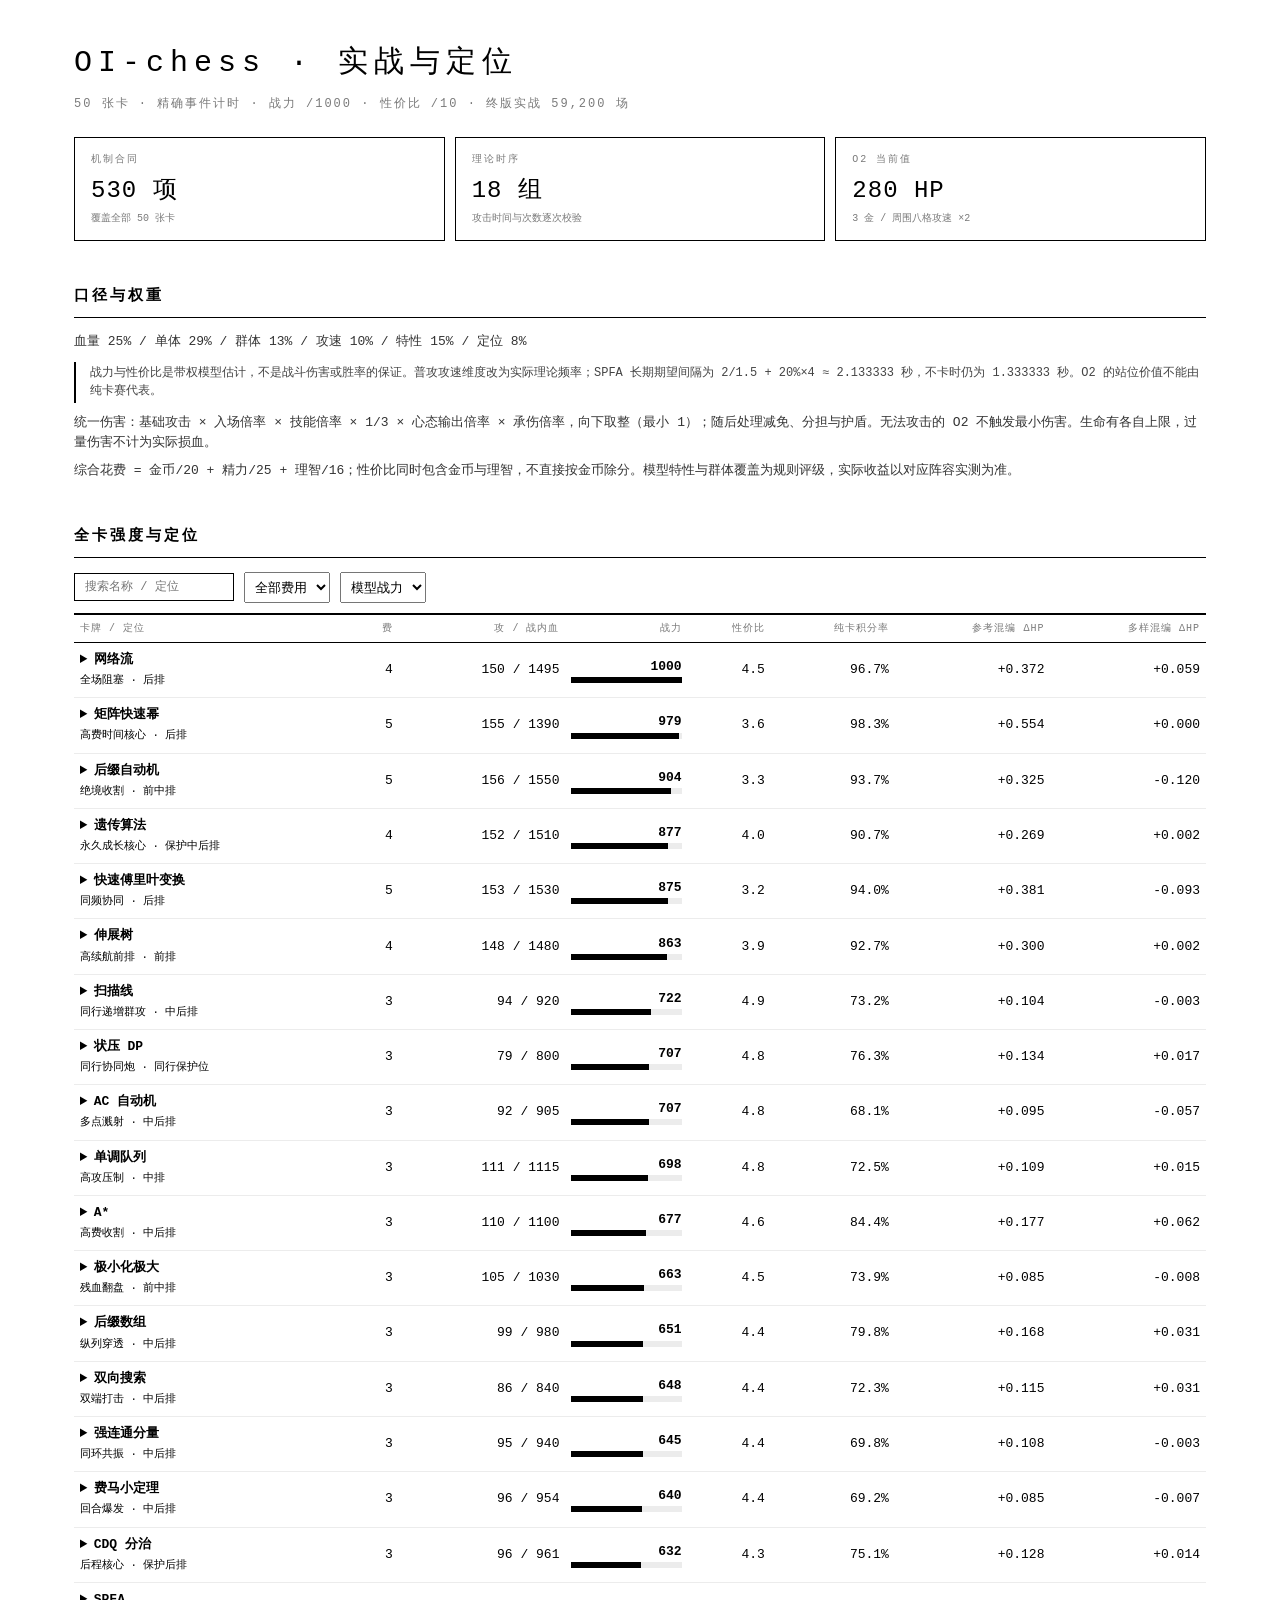
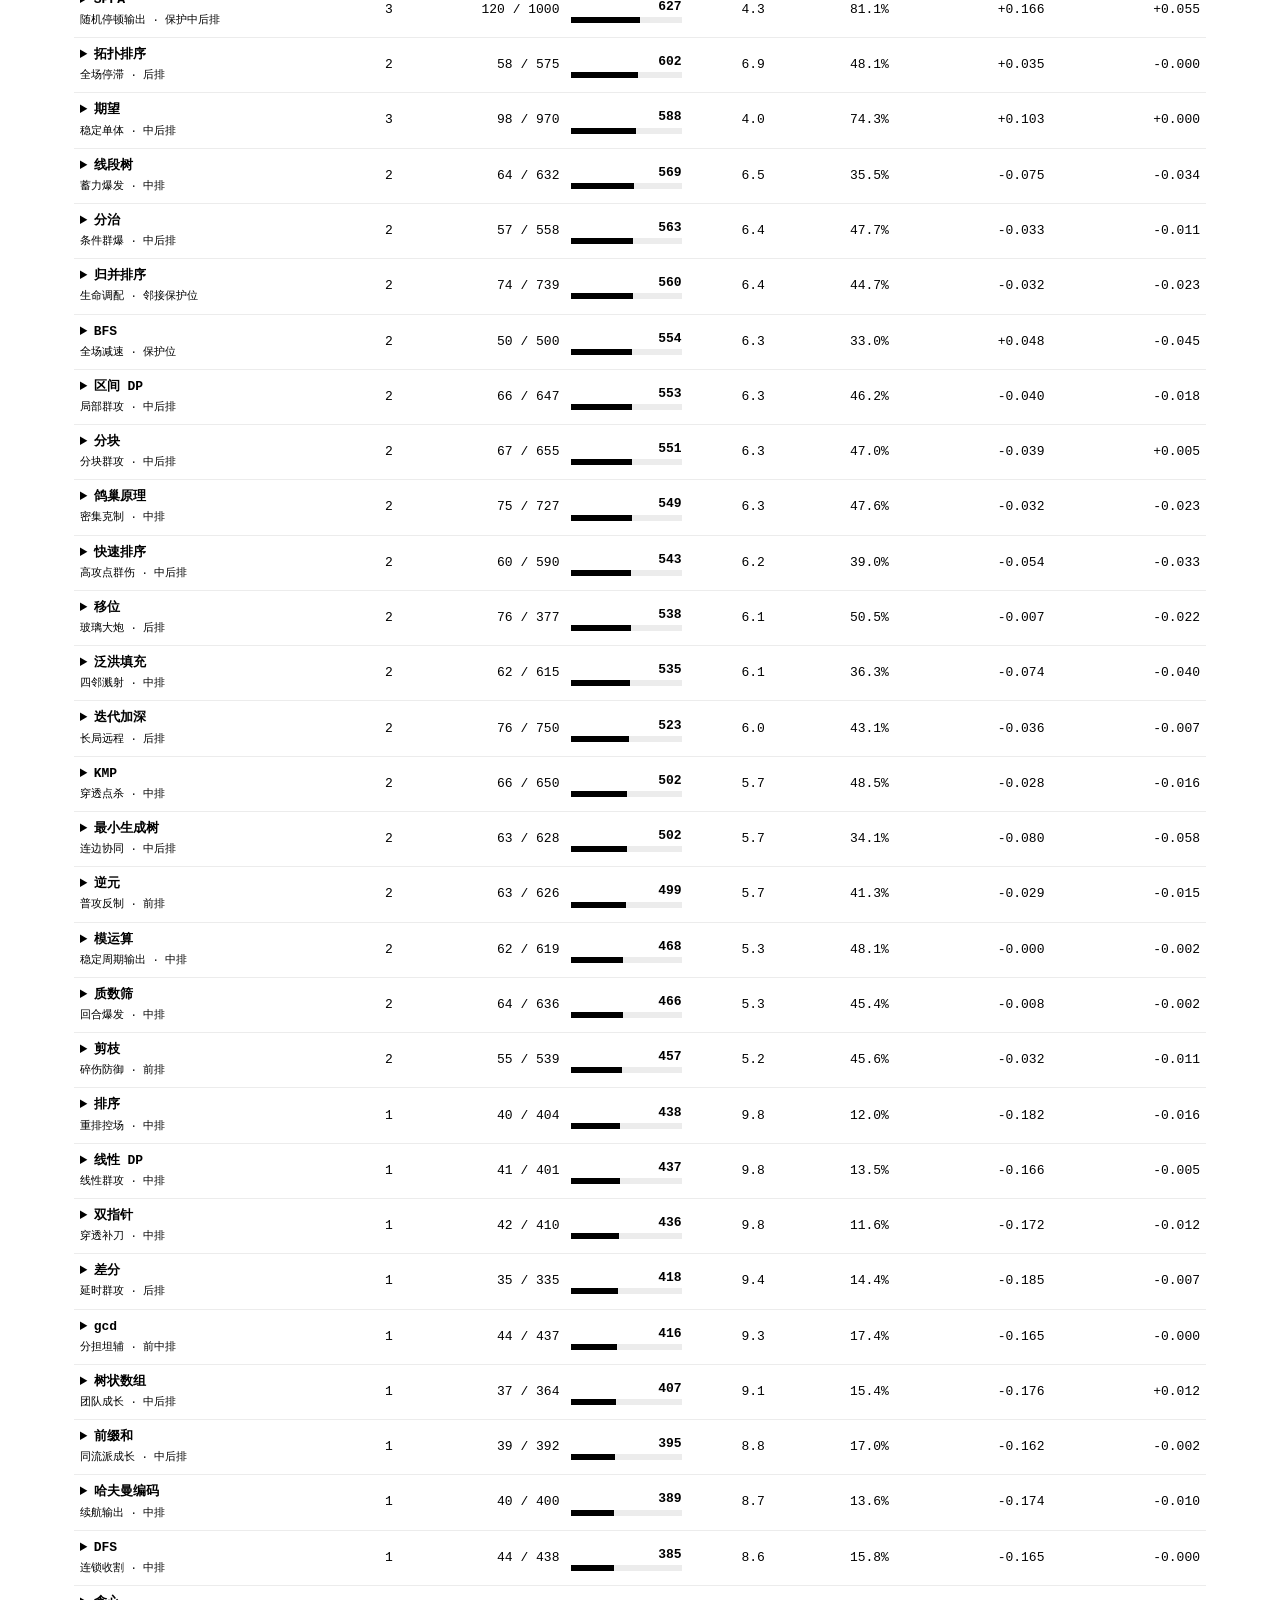
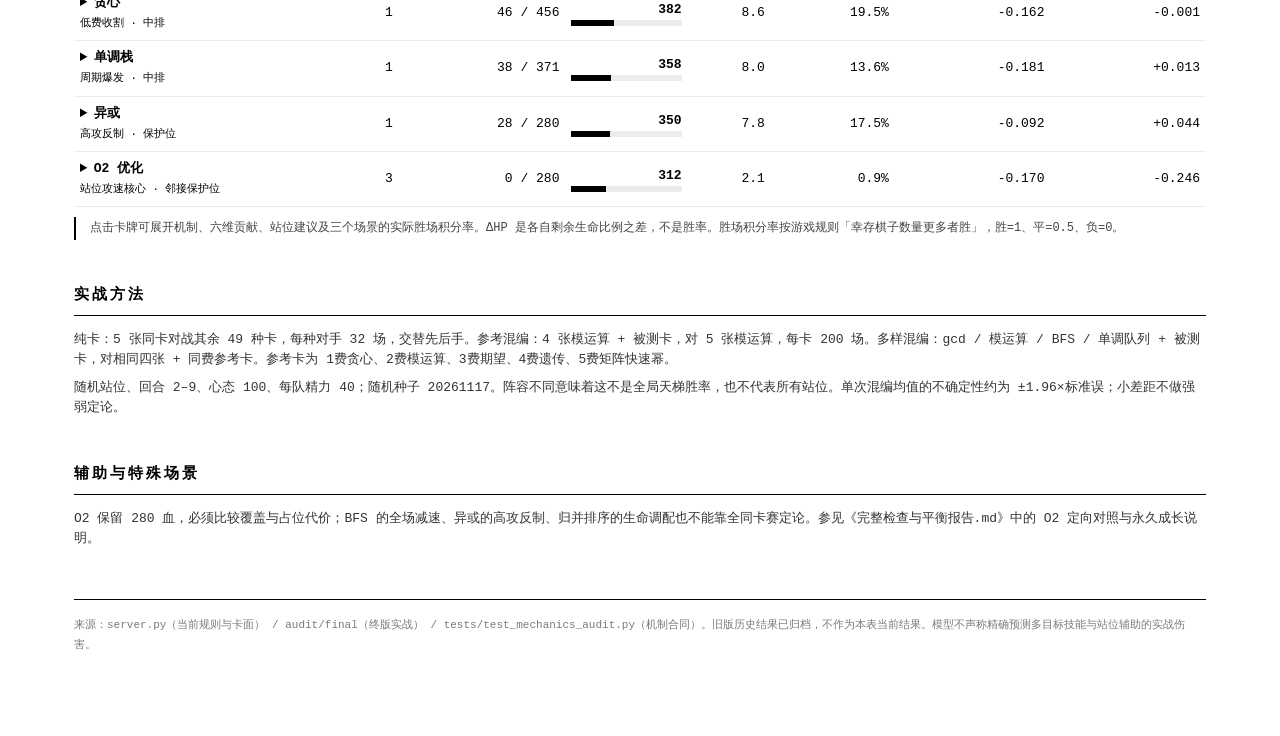
<file: 卡牌战力评分.html>
<!DOCTYPE html>
<html lang="zh-CN"><head><meta charset="UTF-8">
<meta name="viewport" content="width=device-width, initial-scale=1">
<title>OI-chess 卡牌战力评分</title>
<style>
:root{--bg:#fff;--fg:#000;--muted:#7a7a7a;--soft:#ececec;--line:#000;
 --hot:#c0392b;--good:#2e7d4f;--warn:#b8781f;--panel:#fafafa;}
*{margin:0;padding:0;box-sizing:border-box}
body{font-family:'SF Mono',Menlo,Consolas,'Microsoft YaHei',monospace;background:var(--bg);color:var(--fg);
 font-size:13px;line-height:1.55;-webkit-font-smoothing:antialiased}
.wrap{max-width:1180px;margin:0 auto;padding:40px 24px 80px}
h1{font-size:30px;font-weight:200;letter-spacing:6px}
h2{font-size:15px;font-weight:700;letter-spacing:3px;margin:44px 0 14px;padding-bottom:8px;
 border-bottom:1px solid var(--line)}
h3{font-size:13px;font-weight:700;letter-spacing:1px;margin:18px 0 8px}
.sub{color:var(--muted);font-size:12px;letter-spacing:2px;margin-top:8px}
p{color:#333;margin-bottom:8px}
.kpis{display:grid;grid-template-columns:repeat(auto-fit,minmax(150px,1fr));gap:10px;margin-top:24px}
.kpi{border:1px solid var(--line);padding:14px 16px}
.kpi .k{font-size:10px;letter-spacing:2px;color:var(--muted)}
.kpi .v{font-size:24px;font-weight:200;letter-spacing:1px;margin-top:4px;font-variant-numeric:tabular-nums}
.kpi .n{font-size:10px;color:var(--muted);margin-top:2px}
table{width:100%;border-collapse:collapse;font-variant-numeric:tabular-nums}
th{font-size:10px;letter-spacing:1px;color:var(--muted);font-weight:400;text-align:right;
 padding:6px 6px;border-bottom:1px solid var(--line);white-space:nowrap;cursor:pointer;user-select:none}
th:hover{color:var(--fg)}
th.l,td.l{text-align:left}
td{padding:7px 6px;border-bottom:1px solid var(--soft);text-align:right;white-space:nowrap}
tr:hover td{background:var(--panel)}
.name{font-weight:700;letter-spacing:.5px}
.cost{display:inline-block;min-width:16px;padding:0 4px;border:1px solid var(--line);font-size:10px;
 text-align:center;margin-right:6px}
.bar{position:relative;height:6px;background:var(--soft);width:100%;min-width:54px}
.bar i{position:absolute;left:0;top:0;bottom:0;background:var(--fg);display:block}
.bar.g i{background:var(--good)}
.bar.w i{background:var(--warn)}
.bar.r i{background:var(--hot)}
.cellbar{display:flex;align-items:center;gap:6px;justify-content:flex-end}
.cellbar .bar{width:52px;min-width:52px}
.dimhead{display:grid;grid-template-columns:repeat(6,1fr);gap:8px;margin-bottom:10px}
.dimhead div{border:1px solid var(--line);padding:10px 12px}
.dimhead .t{font-weight:700;letter-spacing:1px}
.dimhead .w{color:var(--muted);font-size:10px;letter-spacing:1px;margin-top:2px}
.dimhead .d{font-size:10.5px;color:#555;margin-top:6px;line-height:1.5}
.pos{color:var(--good)}.neg{color:var(--hot)}
.note{border-left:2px solid var(--line);padding:2px 0 2px 14px;color:#444;font-size:12px;margin:10px 0}
.tools{display:flex;gap:10px;align-items:center;margin-bottom:10px;flex-wrap:wrap}
.tools input{border:1px solid var(--line);padding:6px 10px;font-family:inherit;font-size:12px;outline:none;width:160px}
.tools input:focus{background:var(--panel)}
.chip{border:1px solid var(--line);padding:5px 10px;font-size:11px;letter-spacing:1px;cursor:pointer;background:var(--bg)}
.chip.on{background:var(--fg);color:var(--bg)}
.tablewrap{overflow-x:auto;border-top:2px solid var(--line)}
.foot{margin-top:50px;padding-top:16px;border-top:1px solid var(--line);color:var(--muted);font-size:11px;line-height:1.8}
code{background:var(--soft);padding:1px 5px;font-size:11px}
.wtoggle{display:inline-flex;border:1px solid var(--line);margin-left:8px;vertical-align:middle}
.wtoggle button{border:0;background:var(--bg);color:var(--fg);font-family:inherit;font-size:11px;
 letter-spacing:1px;padding:4px 12px;cursor:pointer}
.wtoggle button.on{background:var(--fg);color:var(--bg)}
@media(max-width:760px){.wrap{padding:24px 12px 60px}h1{font-size:22px;letter-spacing:3px}
 .dimhead{grid-template-columns:1fr 1fr}.hide-s{display:none}}
</style></head><body><div class="wrap">

<h1>OI-chess · 实战与定位</h1>
<div class="sub">50 张卡 · 精确事件计时 · 战力 /1000 · 性价比 /10 · 终版实战 59,200 场</div>
<div class="kpis"><div class="kpi"><div class="k">机制合同</div><div class="v">530 项</div><div class="n">覆盖全部 50 张卡</div></div><div class="kpi"><div class="k">理论时序</div><div class="v">18 组</div><div class="n">攻击时间与次数逐次校验</div></div><div class="kpi"><div class="k">O2 当前值</div><div class="v">280 HP</div><div class="n">3 金 / 周围八格攻速 ×2</div></div></div>
<h2>口径与权重</h2><p>血量 25% / 单体 29% / 群体 13% / 攻速 10% / 特性 15% / 定位 8%</p>
<div class="note">战力与性价比是带权模型估计，不是战斗伤害或胜率的保证。普攻攻速维度改为实际理论频率；SPFA 长期期望间隔为 2/1.5 + 20%×4 ≈ 2.133333 秒，不卡时仍为 1.333333 秒。O2 的站位价值不能由纯卡赛代表。</div>
<p>统一伤害：基础攻击 × 入场倍率 × 技能倍率 × 1/3 × 心态输出倍率 × 承伤倍率，向下取整（最小 1）；随后处理减免、分担与护盾。无法攻击的 O2 不触发最小伤害。生命有各自上限，过量伤害不计为实际损血。</p>
<p>综合花费 = 金币/20 + 精力/25 + 理智/16；性价比同时包含金币与理智，不直接按金币除分。模型特性与群体覆盖为规则评级，实际收益以对应阵容实测为准。</p>
<h2>全卡强度与定位</h2><div class="tools"><input id="q" placeholder="搜索名称 / 定位" oninput="draw()" aria-label="搜索卡牌"><select id="tier" onchange="draw()" style="padding:6px"><option value="0">全部费用</option><option>1</option><option>2</option><option>3</option><option>4</option><option>5</option></select><select id="order" onchange="draw()" style="padding:6px"><option value="power">模型战力</option><option value="mix">参考混编</option><option value="div">多样混编</option><option value="value">性价比</option></select></div>
<div class="tablewrap"><table><thead><tr><th class="l">卡牌 / 定位</th><th>费</th><th>攻 / 战内血</th><th>战力</th><th>性价比</th><th>纯卡积分率</th><th>参考混编 ΔHP</th><th>多样混编 ΔHP</th></tr></thead><tbody id="cardRows"></tbody></table></div>
<div class="note">点击卡牌可展开机制、六维贡献、站位建议及三个场景的实际胜场积分率。ΔHP 是各自剩余生命比例之差，不是胜率。胜场积分率按游戏规则「幸存棋子数量更多者胜」，胜=1、平=0.5、负=0。</div>
<h2>实战方法</h2><p>纯卡：5 张同卡对战其余 49 种卡，每种对手 32 场，交替先后手。参考混编：4 张模运算 + 被测卡，对 5 张模运算，每卡 200 场。多样混编：gcd / 模运算 / BFS / 单调队列 + 被测卡，对相同四张 + 同费参考卡。参考卡为 1费贪心、2费模运算、3费期望、4费遗传、5费矩阵快速幂。</p>
<p>随机站位、回合 2–9、心态 100、每队精力 40；随机种子 20261117。阵容不同意味着这不是全局天梯胜率，也不代表所有站位。单次混编均值的不确定性约为 ±1.96×标准误；小差距不做强弱定论。</p>
<h2>辅助与特殊场景</h2><p>O2 保留 280 血，必须比较覆盖与占位代价；BFS 的全场减速、异或的高攻反制、归并排序的生命调配也不能靠全同卡赛定论。参见《完整检查与平衡报告.md》中的 O2 定向对照与永久成长说明。</p>
<div class="foot">来源：server.py（当前规则与卡面） / audit/final（终版实战） / tests/test_mechanics_audit.py（机制合同）。旧版历史结果已归档，不作为本表当前结果。模型不声称精确预测多目标技能与站位辅助的实战伤害。</div>
<script>const DATA=[{"id": "network_flow", "name": "网络流", "cost": 4, "difficulty": "省选", "attack": 150, "hp": 1495, "eff_atk": 150.0, "eff_hp": 1495, "range": 6, "active": true, "energy": 13, "reason": 25, "skill": "min_cut", "desc": "技能：射程内全体受 35% 伤害（敌人越多单体越低），血量最高者额外 60%", "why": "最小割：射程内全体分摊伤害，血量最高者再吃一刀最大流", "role_name": "全场阻塞", "position": "后排", "tip": "最大流受限于最小割，流量被多条边分摊，优先割断容量最大的那一路。", "base_interval": 2.0, "long_interval": 2.0, "r": {"hp": 0.964516129032258, "st": 0.6451612903225806, "aoe": 0.75, "spd": 0.5, "skill": 0.7, "role": 0.9536129032258065}, "raw": 0.7570148387096775, "cost_units": 2.2824999999999998, "power": 1000.0, "contrib": {"hp": 318.5261634620875, "st": 247.15073552911136, "aoe": 128.79536174771363, "spd": 66.04890346036596, "skill": 138.70269726676852, "role": 100.77613853395297}, "eff": 438.1161007667032, "value": 4.513876556692539, "value_vs_tier": 0.09498349648139581, "rank": 1, "pure": {"id": "network_flow", "name": "网络流", "cost": 4, "attack": 150, "hp": 1495, "margin": 0.8122550715527478, "rel": 0.06347679984657262, "win_score": 0.9665178571428571, "battles": 1568, "trials_per_opponent": 32}, "mixed": {"id": "network_flow", "cost": 4, "atk": 150, "hp": 1495, "value": 0.37187645282905263, "se": 0.004809519939400886, "win_score": 0.9375, "trials": 200, "rel": 0.05824076906355957}, "diverse": {"id": "network_flow", "cost": 4, "atk": 150, "hp": 1495, "value": 0.05926565155471515, "se": 0.0019454311201316079, "win_score": 0.5825, "trials": 200, "rel": 0.03830148335642983}, "power_a": 1000.0}, {"id": "matrix_pow", "name": "矩阵快速幂", "cost": 5, "difficulty": "省选", "attack": 155, "hp": 1545, "eff_atk": 232.5, "eff_hp": 1390, "range": 8, "active": false, "energy": 15, "reason": 31, "skill": "matrix_pow", "desc": "被动：入场攻击 ×1.5、生命上限 ×0.9；每 6 秒攻击 ×1.2（最多 3 层）", "why": "每 6 秒攻击 ×1.1（2 层）+ 射程 8，站最远也能打到全场", "role_name": "高费时间核心", "position": "后排", "tip": "入场攻高血减，6/12秒逐步成长。", "base_interval": 2.0, "long_interval": 2.0, "r": {"hp": 0.896774193548387, "st": 1.0, "aoe": 0.05, "spd": 0.5, "skill": 0.62, "role": 0.9676129032258064}, "raw": 0.7411025806451612, "cost_units": 2.7875, "power": 978.9802560652067, "contrib": {"hp": 296.15476067712484, "st": 383.0836400701226, "aoe": 8.586357449847576, "spd": 66.04890346036596, "skill": 122.8509604362807, "role": 102.25563397146516}, "eff": 351.20367930590373, "value": 3.618424549722838, "value_vs_tier": 0.06481670594436895, "rank": 2, "pure": {"id": "matrix_pow", "name": "矩阵快速幂", "cost": 5, "attack": 155, "hp": 1545, "margin": 0.8648779837681118, "rel": 0.13626559957514217, "win_score": 0.9834183673469388, "battles": 1568, "trials_per_opponent": 32}, "mixed": {"id": "matrix_pow", "cost": 5, "atk": 155, "hp": 1545, "value": 0.5542013042747886, "se": 0.004399792453440955, "win_score": 0.9975, "trials": 200, "rel": 0.13419904563996832}, "diverse": {"id": "matrix_pow", "cost": 5, "atk": 155, "hp": 1545, "value": 0.00024624476729869643, "se": 0.0031379069864862054, "win_score": 0.52, "trials": 200, "rel": 0.07117712259051337}, "power_a": 960.9375201418328}, {"id": "suffix_automaton", "name": "后缀自动机", "cost": 5, "difficulty": "省选", "attack": 156, "hp": 1550, "eff_atk": 156.0, "eff_hp": 1550, "range": 8, "active": false, "energy": 15, "reason": 31, "skill": "sam_compress", "desc": "被动：每名同名友军使攻击 +15%（含自己）；合并状态会挤占生命上限 -8%（独苗不扣，最多 5 层）", "why": "后缀自动机压缩：每有一名同名友军就多一份攻击状态，合并挤占生命上限（独苗不扣血）", "role_name": "绝境收割", "position": "前中排", "tip": "后缀自动机用最少状态存下所有子串，代价是极低的有效生命：堆同名越多越脆。", "base_interval": 2.0, "long_interval": 2.0, "r": {"hp": 1.0, "st": 0.6709677419354839, "aoe": 0.05, "spd": 0.5, "skill": 0.7, "role": 0.98}, "raw": 0.6844806451612904, "cost_units": 2.7875, "power": 904.1839210549416, "contrib": {"hp": 330.24451730182983, "st": 257.0367649502758, "aoe": 8.586357449847576, "spd": 66.04890346036596, "skill": 138.70269726676852, "role": 103.56468062585384}, "eff": 324.3709133829387, "value": 3.3419686220841807, "value_vs_tier": -0.016537730540851725, "rank": 3, "pure": {"id": "suffix_automaton", "name": "后缀自动机", "cost": 5, "attack": 156, "hp": 1550, "margin": 0.5357004790075427, "rel": -0.1929119051854269, "win_score": 0.9368622448979592, "battles": 1568, "trials_per_opponent": 32}, "mixed": {"id": "suffix_automaton", "cost": 5, "atk": 156, "hp": 1550, "value": 0.3252866497010145, "se": 0.004938874400993065, "win_score": 0.8925, "trials": 200, "rel": -0.09471560893380582}, "diverse": {"id": "suffix_automaton", "cost": 5, "atk": 156, "hp": 1550, "value": -0.11984448572442485, "se": 0.0021448614649837404, "win_score": 0.2675, "trials": 200, "rel": -0.04891360790121019}, "power_a": 900.9318310139968}, {"id": "genetic", "name": "遗传算法", "cost": 4, "difficulty": "省选", "attack": 152, "hp": 1510, "eff_atk": 152.0, "eff_hp": 1510, "range": 6, "active": false, "energy": 13, "reason": 25, "skill": "genetic", "desc": "被动：每次击杀永久 +15% 攻击（最多 3 层）", "why": "每次击杀永久 +15% 攻击（3 层），滚起来无解", "role_name": "永久成长核心", "position": "保护中后排", "tip": "击杀叠层最多三层，幸存棋子的层数跨回合保留。", "base_interval": 2.0, "long_interval": 2.0, "r": {"hp": 0.9741935483870968, "st": 0.6537634408602151, "aoe": 0.05, "spd": 0.5, "skill": 0.65, "role": 0.9553548387096774}, "raw": 0.6635681720430108, "cost_units": 2.2824999999999998, "power": 876.5590026928068, "contrib": {"hp": 321.7220781456536, "st": 250.4460786694995, "aoe": 8.586357449847576, "spd": 66.04890346036596, "skill": 128.79536174771363, "role": 100.96022321972637}, "eff": 384.0346123517226, "value": 3.9566791328128526, "value_vs_tier": -0.040182358359185155, "rank": 4, "pure": {"id": "genetic", "name": "遗传算法", "cost": 4, "attack": 152, "hp": 1510, "margin": 0.7076005041164395, "rel": -0.04117776758973568, "win_score": 0.9065688775510204, "battles": 1568, "trials_per_opponent": 32}, "mixed": {"id": "genetic", "cost": 4, "atk": 152, "hp": 1510, "value": 0.2686136550625088, "se": 0.005703895996721483, "win_score": 0.83, "trials": 200, "rel": -0.045022028702984274}, "diverse": {"id": "genetic", "cost": 4, "atk": 152, "hp": 1510, "value": 0.0017926333413059079, "se": 0.0018114696472618724, "win_score": 0.5125, "trials": 200, "rel": -0.01917153485697941}, "power_a": 870.7980734882918}, {"id": "fft", "name": "快速傅里叶变换", "cost": 5, "difficulty": "省选", "attack": 153, "hp": 1530, "eff_atk": 153.0, "eff_hp": 1530, "range": 8, "active": false, "energy": 15, "reason": 31, "skill": "fft_butterfly", "desc": "被动：奇数次普攻 ×0.75、偶数次 ×1.7；高面板的代价是输出极不稳定", "why": "蝶形变换：奇数击 ×0.75、偶数击 ×1.7，自限型节奏", "role_name": "同频协同", "position": "后排", "tip": "蝶形运算把时域拆成奇偶两路再合并，第一拍弱、第二拍强，均值略高于普通卡。", "base_interval": 2.0, "long_interval": 2.0, "r": {"hp": 0.9870967741935484, "st": 0.6580645161290323, "aoe": 0.05, "spd": 0.5, "skill": 0.6, "role": 0.9784516129032258}, "raw": 0.6623890322580646, "cost_units": 2.7875, "power": 875.0013848963629, "contrib": {"hp": 325.98329772374166, "st": 252.0937502396936, "aoe": 8.586357449847576, "spd": 66.04890346036596, "skill": 118.88802622865875, "role": 103.40104979405525}, "eff": 313.90184211528714, "value": 3.234106584412665, "value_vs_tier": -0.048278975403516666, "rank": 5, "pure": {"id": "fft", "name": "快速傅里叶变换", "cost": 5, "attack": 153, "hp": 1530, "margin": 0.7852586898032543, "rel": 0.05664630561028472, "win_score": 0.9397321428571429, "battles": 1568, "trials_per_opponent": 32}, "mixed": {"id": "fft", "cost": 5, "atk": 153, "hp": 1530, "value": 0.3805188219286579, "se": 0.005040487699691054, "win_score": 0.925, "trials": 200, "rel": -0.039483436706162445}, "diverse": {"id": "fft", "cost": 5, "atk": 153, "hp": 1530, "value": -0.09319439251251783, "se": 0.002246859502278592, "win_score": 0.3025, "trials": 200, "rel": -0.022263514689303168}, "power_a": 864.5437568697077}, {"id": "splay", "name": "伸展树", "cost": 4, "difficulty": "省选", "attack": 148, "hp": 1480, "eff_atk": 148.0, "eff_hp": 1480, "range": 6, "active": false, "energy": 13, "reason": 25, "skill": "splay_rotate", "desc": "被动：每次普攻 +7% 伤害（最多 6 层），但每次受伤损失一半层数", "why": "伸展旋转：每击 +7% 攻击（最多 6 层），但自己受伤立刻折半", "role_name": "高续航前排", "position": "前排", "tip": "伸展树每次访问都把节点旋到根，越打越顺；一旦被集火，旋转层数立刻折半。", "base_interval": 2.0, "long_interval": 2.0, "r": {"hp": 0.9548387096774194, "st": 0.6365591397849463, "aoe": 0.05, "spd": 0.5, "skill": 0.65, "role": 0.9518709677419355}, "raw": 0.6534615053763441, "cost_units": 2.2824999999999998, "power": 863.2083176733513, "contrib": {"hp": 315.3302487785214, "st": 243.85539238872323, "aoe": 8.586357449847576, "spd": 66.04890346036596, "skill": 128.79536174771363, "role": 100.59205384817957}, "eff": 378.18546228843434, "value": 3.8964157886877464, "value_vs_tier": -0.054801138122210324, "rank": 6, "pure": {"id": "splay", "name": "伸展树", "cost": 4, "attack": 148, "hp": 1480, "margin": 0.7264792394493381, "rel": -0.022299032256837048, "win_score": 0.9269770408163265, "battles": 1568, "trials_per_opponent": 32}, "mixed": {"id": "splay", "cost": 4, "atk": 148, "hp": 1480, "value": 0.30041694340491776, "se": 0.006193488687460573, "win_score": 0.8975, "trials": 200, "rel": -0.013218740360575298}, "diverse": {"id": "splay", "cost": 4, "atk": 148, "hp": 1480, "value": 0.0018342196988348977, "se": 0.001971199549596175, "win_score": 0.5075, "trials": 200, "rel": -0.019129948499450423}, "power_a": 858.7964773241276}, {"id": "sweep_line", "name": "扫描线", "cost": 3, "difficulty": "提高", "attack": 94, "hp": 920, "eff_atk": 94.0, "eff_hp": 920, "range": 5, "active": true, "energy": 9, "reason": 16, "skill": "sweep", "desc": "技能：射程内目标同行至多 3 名敌人按距离由近到远，受 60%/90%/120% 伤害", "why": "同一行由近到远 60%/90%/120%，越打越疼", "role_name": "同行递增群攻", "position": "中后排", "tip": "目标同行至多三人，由近到远递增。", "base_interval": 2.0, "long_interval": 2.0, "r": {"hp": 0.5935483870967742, "st": 0.4043010752688172, "aoe": 0.65, "spd": 0.5, "skill": 0.55, "role": 0.7980645161290323}, "raw": 0.5464795698924731, "cost_units": 1.51, "power": 721.8875270978054, "contrib": {"hp": 196.01610059205382, "st": 154.88112759824313, "aoe": 111.62264684801849, "spd": 66.04890346036596, "skill": 108.98069070960385, "role": 84.3380578895202}, "eff": 478.07120999854664, "value": 4.925530980180037, "value_vs_tier": 0.1333548397655977, "rank": 7, "pure": {"id": "sweep_line", "name": "扫描线", "cost": 3, "attack": 94, "hp": 920, "margin": 0.3770196035062343, "rel": 0.06430879212255569, "win_score": 0.7315051020408163, "battles": 1568, "trials_per_opponent": 32}, "mixed": {"id": "sweep_line", "cost": 3, "atk": 94, "hp": 920, "value": 0.10397508805379702, "se": 0.005679667174136881, "win_score": 0.6525, "trials": 200, "rel": 0.0035031768746907055}, "diverse": {"id": "sweep_line", "cost": 3, "atk": 94, "hp": 920, "value": -0.0032562612090359165, "se": 0.002623197324289864, "win_score": 0.4775, "trials": 200, "rel": 0.0038869164817889033}, "power_a": 732.0183026060271}, {"id": "bitmask_dp", "name": "状压 DP", "cost": 3, "difficulty": "提高", "attack": 79, "hp": 800, "eff_atk": 79.0, "eff_hp": 800, "range": 5, "active": true, "energy": 9, "reason": 16, "skill": "compress_line", "desc": "技能：汇总自身与同行友军攻击力，对射程内目标所在行敌人造成等值伤害", "why": "整行友军攻击力之和化作一击，堆一行就是斩首炮", "role_name": "同行协同炮", "position": "同行保护位", "tip": "同行高攻击队友增强技能，需兼顾射程与站位。", "base_interval": 2.0, "long_interval": 2.0, "r": {"hp": 0.5161290322580645, "st": 0.33978494623655914, "aoe": 0.7, "spd": 0.5, "skill": 0.7, "role": 0.7748387096774193}, "raw": 0.5355569892473118, "cost_units": 1.51, "power": 707.459037606399, "contrib": {"hp": 170.4487831235251, "st": 130.16605404533198, "aoe": 120.20900429786606, "spd": 66.04890346036596, "skill": 138.70269726676852, "role": 81.88359541254144}, "eff": 468.5159189446351, "value": 4.827083549909509, "value_vs_tier": 0.11070228270960492, "rank": 8, "pure": {"id": "bitmask_dp", "name": "状压 DP", "cost": 3, "attack": 79, "hp": 800, "margin": 0.4374872327744366, "rel": 0.12477642139075795, "win_score": 0.7630739795918368, "battles": 1568, "trials_per_opponent": 32}, "mixed": {"id": "bitmask_dp", "cost": 3, "atk": 79, "hp": 800, "value": 0.1343016050544322, "se": 0.008489913490557706, "win_score": 0.7225, "trials": 200, "rel": 0.03382969387532589}, "diverse": {"id": "bitmask_dp", "cost": 3, "atk": 79, "hp": 800, "value": 0.01701207303960283, "se": 0.006315166858748149, "win_score": 0.5125, "trials": 200, "rel": 0.024155250730427652}, "power_a": 735.1292758336104}, {"id": "ac_automaton", "name": "AC 自动机", "cost": 3, "difficulty": "提高", "attack": 92, "hp": 905, "eff_atk": 92.0, "eff_hp": 905, "range": 5, "active": false, "energy": 9, "reason": 16, "skill": "multi_match", "desc": "被动：普攻后对射程内所有同名敌人各追加 30% 伤害", "why": "AC 自动机多模式匹配：额外同名敌人各吃 30%", "role_name": "多点溅射", "position": "中后排", "tip": "AC 自动机沿 fail 链一次扫描命中所有模式，对面同类越多收益越高。", "base_interval": 2.0, "long_interval": 2.0, "r": {"hp": 0.5838709677419355, "st": 0.3956989247311828, "aoe": 0.6, "spd": 0.5, "skill": 0.55, "role": 0.7951612903225806}, "raw": 0.5348333333333334, "cost_units": 1.51, "power": 706.5031040143813, "contrib": {"hp": 192.82018590848776, "st": 151.58578445785497, "aoe": 103.03628939817091, "spd": 66.04890346036596, "skill": 108.98069070960385, "role": 84.03125007989786}, "eff": 467.88285034064984, "value": 4.820561092676583, "value_vs_tier": 0.109201478328951, "rank": 9, "pure": {"id": "ac_automaton", "name": "AC 自动机", "cost": 3, "attack": 92, "hp": 905, "margin": 0.3456138870797849, "rel": 0.03290307569610629, "win_score": 0.6814413265306123, "battles": 1568, "trials_per_opponent": 32}, "mixed": {"id": "ac_automaton", "cost": 3, "atk": 92, "hp": 905, "value": 0.09508589767296959, "se": 0.006329869807953537, "win_score": 0.6275, "trials": 200, "rel": -0.005386013506136725}, "diverse": {"id": "ac_automaton", "cost": 3, "atk": 92, "hp": 905, "value": -0.05712832759456525, "se": 0.001657204964774043, "win_score": 0.4, "trials": 200, "rel": -0.04998514990374043}, "power_a": 717.2354505425438}, {"id": "monotonic_queue", "name": "单调队列", "cost": 3, "difficulty": "提高", "attack": 111, "hp": 1115, "eff_atk": 111.0, "eff_hp": 1115, "range": 5, "active": false, "energy": 9, "reason": 16, "skill": "sliding_max", "desc": "被动：优先攻击射程内攻击力最高的敌人", "why": "优先攻击射程内攻击力最高者，直接废掉对面 C 位", "role_name": "高攻压制", "position": "中排", "tip": "优先攻击射程内最高攻击者，可能放过残血。", "base_interval": 2.0, "long_interval": 2.0, "r": {"hp": 0.7193548387096774, "st": 0.4774193548387097, "aoe": 0.05, "spd": 0.5, "skill": 0.58, "role": 0.8358064516129032}, "raw": 0.5286548387096773, "cost_units": 1.51, "power": 698.3414481158164, "contrib": {"hp": 237.5629914784131, "st": 182.8915442915424, "aoe": 8.586357449847576, "spd": 66.04890346036596, "skill": 114.92509202103679, "role": 88.32655941461068}, "eff": 462.47778020914996, "value": 4.764873070001407, "value_vs_tier": 0.09638777554850853, "rank": 10, "pure": {"id": "monotonic_queue", "name": "单调队列", "cost": 3, "attack": 111, "hp": 1115, "margin": 0.4032676443274047, "rel": 0.09055683294372607, "win_score": 0.7251275510204082, "battles": 1568, "trials_per_opponent": 32}, "mixed": {"id": "monotonic_queue", "cost": 3, "atk": 111, "hp": 1115, "value": 0.10870565257156531, "se": 0.0050477309653989486, "win_score": 0.5875, "trials": 200, "rel": 0.008233741392458999}, "diverse": {"id": "monotonic_queue", "cost": 3, "atk": 111, "hp": 1115, "value": 0.015257433427161139, "se": 0.002150574296816269, "win_score": 0.42, "trials": 200, "rel": 0.02240061111798596}, "power_a": 702.7233047129524}, {"id": "a_star", "name": "A*", "cost": 3, "difficulty": "提高", "attack": 110, "hp": 1100, "eff_atk": 110.0, "eff_hp": 1100, "range": 5, "active": false, "energy": 9, "reason": 16, "skill": "heuristic", "desc": "被动：按「距离 + 剩余生命/攻击」选估价最低的目标，对其伤害 ×1.25", "why": "启发式估价选目标（优先低血），并且所有伤害 +25%", "role_name": "高费收割", "position": "中后排", "tip": "A* 用 f=g+h 挑最有希望的节点，优先打近且快死的目标，并自带 25% 增伤。", "base_interval": 2.0, "long_interval": 2.0, "r": {"hp": 0.7096774193548387, "st": 0.4731182795698925, "aoe": 0.05, "spd": 0.5, "skill": 0.5, "role": 0.8329032258064516}, "raw": 0.5127559139784946, "cost_units": 1.51, "power": 677.3393172219462, "contrib": {"hp": 234.367076794847, "st": 181.24387272134834, "aoe": 8.586357449847576, "spd": 66.04890346036596, "skill": 99.07335519054895, "role": 88.01975160498834}, "eff": 448.5690842529445, "value": 4.621572843187073, "value_vs_tier": 0.06341467960148095, "rank": 11, "pure": {"id": "a_star", "name": "A*", "cost": 3, "attack": 110, "hp": 1100, "margin": 0.5408410802478787, "rel": 0.22813026886420007, "win_score": 0.8443877551020408, "battles": 1568, "trials_per_opponent": 32}, "mixed": {"id": "a_star", "cost": 3, "atk": 110, "hp": 1100, "value": 0.17670559247975193, "se": 0.005317665201149044, "win_score": 0.8225, "trials": 200, "rel": 0.07623368130064562}, "diverse": {"id": "a_star", "cost": 3, "atk": 110, "hp": 1100, "value": 0.06163745262181332, "se": 0.002015679028620581, "win_score": 0.59, "trials": 200, "rel": 0.06878063031263813}, "power_a": 675.7099736483952}, {"id": "minimax", "name": "极小化极大", "cost": 3, "difficulty": "提高", "attack": 105, "hp": 1030, "eff_atk": 105.0, "eff_hp": 1030, "range": 5, "active": false, "energy": 9, "reason": 16, "skill": "rampage", "desc": "被动：自身生命低于上限 50% 时，攻击 ×1.6", "why": "生命跌破一半后攻击 ×1.6，适合前排换血翻盘", "role_name": "残血翻盘", "position": "前中排", "tip": "生命跌破一半后攻击 ×1.6，适合顶在前排换血。", "base_interval": 2.0, "long_interval": 2.0, "r": {"hp": 0.6645161290322581, "st": 0.45161290322580644, "aoe": 0.05, "spd": 0.5, "skill": 0.55, "role": 0.8193548387096774}, "raw": 0.5016451612903227, "cost_units": 1.51, "power": 662.6622565884848, "contrib": {"hp": 219.45280827153854, "st": 173.00551487037797, "aoe": 8.586357449847576, "spd": 66.04890346036596, "skill": 108.98069070960385, "role": 86.58798182675073}, "eff": 438.8491765486654, "value": 4.521429380203676, "value_vs_tier": 0.040371868806091005, "rank": 12, "pure": {"id": "minimax", "name": "极小化极大", "cost": 3, "attack": 105, "hp": 1030, "margin": 0.3765233729224004, "rel": 0.06381256153872178, "win_score": 0.7394770408163265, "battles": 1568, "trials_per_opponent": 32}, "mixed": {"id": "minimax", "cost": 3, "atk": 105, "hp": 1030, "value": 0.08493822544689142, "se": 0.005593315281546756, "win_score": 0.535, "trials": 200, "rel": -0.015533685732214891}, "diverse": {"id": "minimax", "cost": 3, "atk": 105, "hp": 1030, "value": -0.008153279015351077, "se": 0.001909517417404448, "win_score": 0.4775, "trials": 200, "rel": -0.0010101013245262577}, "power_a": 667.5701666261323}, {"id": "suffix_array", "name": "后缀数组", "cost": 3, "difficulty": "提高", "attack": 99, "hp": 980, "eff_atk": 99.0, "eff_hp": 980, "range": 5, "active": false, "energy": 9, "reason": 16, "skill": "lcp_chain", "desc": "被动：连续攻击同名敌人时伤害 ×1.5，切换目标时 ×0.8", "why": "最长公共前缀：连打同名 ×1.5，一换目标立刻掉到 ×0.8", "role_name": "纵列穿透", "position": "中后排", "tip": "后缀数组靠 LCP 衡量相邻后缀的相似度，只打同一类目标才有高收益。", "base_interval": 2.0, "long_interval": 2.0, "r": {"hp": 0.632258064516129, "st": 0.4258064516129032, "aoe": 0.05, "spd": 0.5, "skill": 0.6, "role": 0.8096774193548387}, "raw": 0.49282258064516127, "cost_units": 1.51, "power": 651.0078210424136, "contrib": {"hp": 208.79975932631822, "st": 163.11948544921347, "aoe": 8.586357449847576, "spd": 66.04890346036596, "skill": 118.88802622865875, "role": 85.5652891280096}, "eff": 431.1310073128567, "value": 4.441909675008787, "value_vs_tier": 0.022074543481773068, "rank": 13, "pure": {"id": "suffix_array", "name": "后缀数组", "cost": 3, "attack": 99, "hp": 980, "margin": 0.4851104850319781, "rel": 0.1723996736482995, "win_score": 0.7975127551020408, "battles": 1568, "trials_per_opponent": 32}, "mixed": {"id": "suffix_array", "cost": 3, "atk": 99, "hp": 980, "value": 0.16782488930772452, "se": 0.00512704908315048, "win_score": 0.8125, "trials": 200, "rel": 0.06735297812861821}, "diverse": {"id": "suffix_array", "cost": 3, "atk": 99, "hp": 980, "value": 0.030713146578977318, "se": 0.00170554331960575, "win_score": 0.5675, "trials": 200, "rel": 0.037856324269802136}, "power_a": 662.1345573265567}, {"id": "bidirectional", "name": "双向搜索", "cost": 3, "difficulty": "提高", "attack": 86, "hp": 840, "eff_atk": 86.0, "eff_hp": 840, "range": 5, "active": true, "energy": 9, "reason": 16, "skill": "pincer", "desc": "技能：对射程内最近与最远的敌人各造成 120% 伤害", "why": "最近与最远各 120%，跨排点杀，无视阵型", "role_name": "双端打击", "position": "中后排", "tip": "射程内最近与最远各一击，只有一名敌人时不重复。", "base_interval": 2.0, "long_interval": 2.0, "r": {"hp": 0.5419354838709678, "st": 0.36989247311827955, "aoe": 0.35, "spd": 0.5, "skill": 0.6, "role": 0.7825806451612903}, "raw": 0.4908591397849462, "cost_units": 1.51, "power": 648.4141587258839, "contrib": {"hp": 178.97122227970135, "st": 141.6997550366905, "aoe": 60.10450214893303, "spd": 66.04890346036596, "skill": 118.88802622865875, "role": 82.70174957153438}, "eff": 429.41335014959196, "value": 4.424212785101917, "value_vs_tier": 0.018002524463832215, "rank": 14, "pure": {"id": "bidirectional", "name": "双向搜索", "cost": 3, "attack": 86, "hp": 840, "margin": 0.4082670052838095, "rel": 0.09555619390013087, "win_score": 0.7232142857142857, "battles": 1568, "trials_per_opponent": 32}, "mixed": {"id": "bidirectional", "cost": 3, "atk": 86, "hp": 840, "value": 0.115277713577485, "se": 0.005205825512055447, "win_score": 0.665, "trials": 200, "rel": 0.014805802398378684}, "diverse": {"id": "bidirectional", "cost": 3, "atk": 86, "hp": 840, "value": 0.03128585124743508, "se": 0.0025720714734156786, "win_score": 0.6025, "trials": 200, "rel": 0.038429028938259904}, "power_a": 665.362979819638}, {"id": "tarjan", "name": "强连通分量", "cost": 3, "difficulty": "提高", "attack": 95, "hp": 940, "eff_atk": 95.0, "eff_hp": 940, "range": 5, "active": false, "energy": 9, "reason": 16, "skill": "scc_mark", "desc": "被动：普攻给目标叠加 1 层标记，每层使其承受伤害 +8%（最多 3 层）", "why": "强连通标记：被打过的目标每层承伤 +8%，最多 3 层", "role_name": "同环共振", "position": "中后排", "tip": "强连通分量靠 lowlink 标记互相可达的节点，被标记的目标会越来越脆。", "base_interval": 2.0, "long_interval": 2.0, "r": {"hp": 0.6064516129032258, "st": 0.40860215053763443, "aoe": 0.05, "spd": 0.5, "skill": 0.65, "role": 0.8019354838709677}, "raw": 0.4882623655913979, "cost_units": 1.51, "power": 644.9838769655231, "contrib": {"hp": 200.277320170142, "st": 156.52879916843722, "aoe": 8.586357449847576, "spd": 66.04890346036596, "skill": 128.79536174771363, "role": 84.74713496901667}, "eff": 427.1416403745186, "value": 4.4008075336643, "value_vs_tier": 0.01261702286014832, "rank": 15, "pure": {"id": "tarjan", "name": "强连通分量", "cost": 3, "attack": 95, "hp": 940, "margin": 0.34177785451203746, "rel": 0.029067043128358838, "win_score": 0.6977040816326531, "battles": 1568, "trials_per_opponent": 32}, "mixed": {"id": "tarjan", "cost": 3, "atk": 95, "hp": 940, "value": 0.10849810641171642, "se": 0.006190035370783694, "win_score": 0.6225, "trials": 200, "rel": 0.008026195232610112}, "diverse": {"id": "tarjan", "cost": 3, "atk": 95, "hp": 940, "value": -0.002746436606812883, "se": 0.0019613774991306893, "win_score": 0.5125, "trials": 200, "rel": 0.004396741084011937}, "power_a": 661.7750479894834}, {"id": "fermat", "name": "费马小定理", "cost": 3, "difficulty": "提高", "attack": 96, "hp": 954, "eff_atk": 96.0, "eff_hp": 954, "range": 5, "active": false, "energy": 9, "reason": 16, "skill": "mod_cycle", "desc": "被动：7 击为一个模周期，倍率由 1.3 逐击降到 0.8，第 7 击 ×2.0", "why": "模周期 7 击一循环：前段 ×1.3 逐击衰减到 ×0.4，末击 ×2.0 爆发", "role_name": "回合爆发", "position": "中后排", "tip": "模幂按周期回绕，前半周期占优、后半周期疲软，最后一击归零时爆发。", "base_interval": 2.0, "long_interval": 2.0, "r": {"hp": 0.6154838709677419, "st": 0.4129032258064516, "aoe": 0.05, "spd": 0.5, "skill": 0.6, "role": 0.8046451612903226}, "raw": 0.4844845161290322, "cost_units": 1.51, "power": 639.9934206769713, "contrib": {"hp": 203.26017387480366, "st": 158.17647073863125, "aoe": 8.586357449847576, "spd": 66.04890346036596, "skill": 118.88802622865875, "role": 85.0334889246642}, "eff": 423.8367024350803, "value": 4.3667570117591525, "value_vs_tier": 0.0047820657858692606, "rank": 16, "pure": {"id": "fermat", "name": "费马小定理", "cost": 3, "attack": 96, "hp": 954, "margin": 0.34359283086826325, "rel": 0.030882019484584633, "win_score": 0.6922831632653061, "battles": 1568, "trials_per_opponent": 32}, "mixed": {"id": "fermat", "cost": 3, "atk": 96, "hp": 954, "value": 0.08505946768275739, "se": 0.005358376689865762, "win_score": 0.58, "trials": 200, "rel": -0.015412443496348918}, "diverse": {"id": "fermat", "cost": 3, "atk": 96, "hp": 954, "value": -0.007242792336322908, "se": 0.0017688581181199714, "win_score": 0.4625, "trials": 200, "rel": -9.961464549808861e-05}, "power_a": 652.2138183930705}, {"id": "cdq", "name": "CDQ 分治", "cost": 3, "difficulty": "省选", "attack": 96, "hp": 961, "eff_atk": 96.0, "eff_hp": 961, "range": 5, "active": false, "energy": 9, "reason": 16, "skill": "cdq", "desc": "被动：战斗前 10 秒伤害 ×0.6，之后 ×1.8", "why": "前 10 秒 ×0.6、之后 ×1.8，30 秒战斗里后半程是主力", "role_name": "后程核心", "position": "保护后排", "tip": "前10秒偏弱，此后爆发，必须保护到后半场。", "base_interval": 2.0, "long_interval": 2.0, "r": {"hp": 0.62, "st": 0.4129032258064516, "aoe": 0.05, "spd": 0.5, "skill": 0.55, "role": 0.806}, "raw": 0.47822193548387093, "cost_units": 1.51, "power": 631.7206889880711, "contrib": {"hp": 204.7516007271345, "st": 158.17647073863125, "aoe": 8.586357449847576, "spd": 66.04890346036596, "skill": 108.98069070960385, "role": 85.17666590248795}, "eff": 418.3580721775305, "value": 4.31031110475171, "value_vs_tier": -0.008206024665549538, "rank": 17, "pure": {"id": "cdq", "name": "CDQ 分治", "cost": 3, "attack": 96, "hp": 961, "margin": 0.41018760232574736, "rel": 0.09747679094206874, "win_score": 0.7509566326530612, "battles": 1568, "trials_per_opponent": 32}, "mixed": {"id": "cdq", "cost": 3, "atk": 96, "hp": 961, "value": 0.12782835558868777, "se": 0.004895389935166316, "win_score": 0.76, "trials": 200, "rel": 0.02735644440958146}, "diverse": {"id": "cdq", "cost": 3, "atk": 96, "hp": 961, "value": 0.013643523285344227, "se": 0.0016915780505019284, "win_score": 0.5275, "trials": 200, "rel": 0.020786700976169047}, "power_a": 639.6951589990915}, {"id": "spfa", "name": "SPFA", "cost": 3, "difficulty": "提高", "attack": 120, "hp": 1000, "eff_atk": 144.0, "eff_hp": 1000, "range": 5, "active": false, "energy": 9, "reason": 16, "skill": "spfa_stall", "desc": "被动：攻速 ×1.5，普攻伤害 ×1.2；每次普攻后有 20% 概率「卡了」，下一次普攻额外延迟 4 秒", "why": "攻速 ×1.5、普攻伤害 ×1.2；每击后独立 20% 概率额外停攻 4 秒，无其他效果", "role_name": "随机停顿输出", "position": "保护中后排", "tip": "攻速快、攻击高，但每次普攻后20%概率额外卡4秒。", "base_interval": 1.3333333333333333, "long_interval": 2.1333333333333333, "r": {"hp": 0.6451612903225806, "st": 0.6193548387096774, "aoe": 0.05, "spd": 0.46875, "skill": 0.1, "role": 0.8135483870967741}, "raw": 0.47436209677419355, "cost_units": 1.51, "power": 626.6219267019097, "contrib": {"hp": 213.06097890440634, "st": 237.26470610794692, "aoe": 8.586357449847576, "spd": 61.9208469940931, "skill": 19.81467103810979, "role": 85.97436620750604}, "eff": 414.98140841186074, "value": 4.275521597164528, "value_vs_tier": -0.016211020869137283, "rank": 18, "pure": {"id": "spfa", "name": "SPFA", "cost": 3, "attack": 120, "hp": 1000, "margin": 0.49067456968132794, "rel": 0.17796375829764932, "win_score": 0.8112244897959183, "battles": 1568, "trials_per_opponent": 32}, "mixed": {"id": "spfa", "cost": 3, "atk": 120, "hp": 1000, "value": 0.16577882586524537, "se": 0.006789625638912115, "win_score": 0.7775, "trials": 200, "rel": 0.06530691468613906}, "diverse": {"id": "spfa", "cost": 3, "atk": 120, "hp": 1000, "value": 0.05450822045395254, "se": 0.003738429092449299, "win_score": 0.5325, "trials": 200, "rel": 0.06165139814477736}, "power_a": 589.3328423381113}, {"id": "topo_sort", "name": "拓扑排序", "cost": 2, "difficulty": "普通", "attack": 58, "hp": 575, "eff_atk": 58.0, "eff_hp": 575, "range": 4, "active": true, "energy": 6, "reason": 9, "skill": "freeze", "desc": "技能：射程内全体敌人受 40% 伤害并停攻 2 秒", "why": "射程内全体 40% 伤害并停攻 2 秒，控制与群伤兼备", "role_name": "全场停滞", "position": "后排", "tip": "射程内全体停攻 2 秒，为友军争取出手窗口。", "base_interval": 2.0, "long_interval": 2.0, "r": {"hp": 0.3709677419354839, "st": 0.24946236559139784, "aoe": 0.7, "spd": 0.5, "skill": 0.75, "role": 0.4669354838709677}, "raw": 0.4559408602150537, "cost_units": 0.9025, "power": 602.287877199606, "contrib": {"hp": 122.51006287003366, "st": 95.56495107125639, "aoe": 120.20900429786606, "spd": 66.04890346036596, "skill": 148.61003278582342, "role": 49.344922714260505}, "eff": 667.354988586821, "value": 6.875707221675355, "value_vs_tier": 0.13709079957083903, "rank": 19, "pure": {"id": "topo_sort", "name": "拓扑排序", "cost": 2, "attack": 58, "hp": 575, "margin": -0.06105736318439032, "rel": 0.0451246340071484, "win_score": 0.4811862244897959, "battles": 1568, "trials_per_opponent": 32}, "mixed": {"id": "topo_sort", "cost": 2, "atk": 58, "hp": 575, "value": 0.03490911372578921, "se": 0.007084565044221811, "win_score": 0.53, "trials": 200, "rel": 0.06361907095915159}, "diverse": {"id": "topo_sort", "cost": 2, "atk": 58, "hp": 575, "value": -0.0004228903658840366, "se": 0.0034096467772183735, "win_score": 0.5025, "trials": 200, "rel": 0.019348041226586725}, "power_a": 642.4832899773666}, {"id": "expectation", "name": "期望", "cost": 3, "difficulty": "提高", "attack": 98, "hp": 970, "eff_atk": 122.5, "eff_hp": 970, "range": 5, "active": false, "energy": 9, "reason": 16, "skill": "expectation", "desc": "被动：普攻伤害恒定 ×1.25", "why": "伤害恒定 ×1.25，无随机、无前置条件", "role_name": "稳定单体", "position": "中后排", "tip": "恒定普攻倍率，适合需要稳定输出的阵容。", "base_interval": 2.0, "long_interval": 2.0, "r": {"hp": 0.6258064516129033, "st": 0.5268817204301075, "aoe": 0.05, "spd": 0.5, "skill": 0.1, "role": 0.807741935483871}, "raw": 0.44536666666666663, "cost_units": 1.51, "power": 588.3195994226331, "contrib": {"hp": 206.66914953727417, "st": 201.83976734877427, "aoe": 8.586357449847576, "spd": 66.04890346036596, "skill": 19.81467103810979, "role": 85.36075058826137}, "eff": 389.6156287567107, "value": 4.014179916438257, "value_vs_tier": -0.07634521957288154, "rank": 20, "pure": {"id": "expectation", "name": "期望", "cost": 3, "attack": 98, "hp": 970, "margin": 0.40065181503261077, "rel": 0.08794100364893215, "win_score": 0.7426658163265306, "battles": 1568, "trials_per_opponent": 32}, "mixed": {"id": "expectation", "cost": 3, "atk": 98, "hp": 970, "value": 0.10307030042089492, "se": 0.0051934270111592025, "win_score": 0.6025, "trials": 200, "rel": 0.0025983892417886095}, "diverse": {"id": "expectation", "cost": 3, "atk": 98, "hp": 970, "value": 0.00017989563306783945, "se": 0.0016834461192023777, "win_score": 0.4975, "trials": 200, "rel": 0.0073230733238926595}, "power_a": 555.1783810850536}, {"id": "segment_tree", "name": "线段树", "cost": 2, "difficulty": "提高", "attack": 64, "hp": 632, "eff_atk": 64.0, "eff_hp": 632, "range": 4, "active": false, "energy": 6, "reason": 9, "skill": "seg_query", "desc": "被动：每第 4 次普攻额外对射程内全体敌人造成 60% 伤害", "why": "线段树区间查询：每第 4 击对射程内其余全体追加 60% 伤害", "role_name": "蓄力爆发", "position": "中排", "tip": "线段树把区间修改攒成懒标记再一次性下放，每四拍清一次全场。", "base_interval": 2.0, "long_interval": 2.0, "r": {"hp": 0.40774193548387094, "st": 0.2752688172043011, "aoe": 0.6, "spd": 0.5, "skill": 0.55, "role": 0.4834838709677419}, "raw": 0.4309421505376344, "cost_units": 0.9025, "power": 569.2651299572543, "contrib": {"hp": 134.6545386675848, "st": 105.45098049242085, "aoe": 103.03628939817091, "spd": 66.04890346036596, "skill": 108.98069070960385, "role": 51.09372722910788}, "eff": 630.7646869332458, "value": 6.498720152386314, "value_vs_tier": 0.07474542705492038, "rank": 21, "pure": {"id": "segment_tree", "name": "线段树", "cost": 2, "attack": 64, "hp": 632, "margin": -0.2307682409168964, "rel": -0.12458624372535769, "win_score": 0.35459183673469385, "battles": 1568, "trials_per_opponent": 32}, "mixed": {"id": "segment_tree", "cost": 2, "atk": 64, "hp": 632, "value": -0.0750308984266981, "se": 0.005246656740207005, "win_score": 0.385, "trials": 200, "rel": -0.046320941193335734}, "diverse": {"id": "segment_tree", "cost": 2, "atk": 64, "hp": 632, "value": -0.03401413700541186, "se": 0.002275896741902752, "win_score": 0.43, "trials": 200, "rel": -0.014243205412941096}, "power_a": 590.6984765111494}, {"id": "divide", "name": "分治", "cost": 2, "difficulty": "提高", "attack": 57, "hp": 558, "eff_atk": 57.0, "eff_hp": 558, "range": 4, "active": true, "energy": 6, "reason": 9, "skill": "divide_conquer", "desc": "技能：射程内全体受 50% 伤害，若无人阵亡再补一次 100%", "why": "射程内全体 50%，无人阵亡再补 100%，合计最高 150%", "role_name": "条件群爆", "position": "中后排", "tip": "第一段未击杀任何目标才有补刀段。", "base_interval": 2.0, "long_interval": 2.0, "r": {"hp": 0.36, "st": 0.24516129032258063, "aoe": 0.85, "spd": 0.5, "skill": 0.45, "role": 0.46199999999999997}, "raw": 0.42605677419354837, "cost_units": 0.9025, "power": 562.8116549468923, "contrib": {"hp": 118.88802622865875, "st": 93.91727950106231, "aoe": 145.9680766474088, "spd": 66.04890346036596, "skill": 89.16601967149406, "role": 48.823349437902515}, "eff": 623.6140221018197, "value": 6.42504740150851, "value_vs_tier": 0.0625615738887857, "rank": 22, "pure": {"id": "divide", "name": "分治", "cost": 2, "attack": 57, "hp": 558, "margin": -0.05102688656327926, "rel": 0.05515511062825946, "win_score": 0.4767219387755102, "battles": 1568, "trials_per_opponent": 32}, "mixed": {"id": "divide", "cost": 2, "atk": 57, "hp": 558, "value": -0.032958819965006186, "se": 0.0055450255037503456, "win_score": 0.47, "trials": 200, "rel": -0.004248862731643814}, "diverse": {"id": "divide", "cost": 2, "atk": 57, "hp": 558, "value": -0.010556105807833827, "se": 0.003331162635462228, "win_score": 0.4825, "trials": 200, "rel": 0.009214825784636935}, "power_a": 579.3096217589372}, {"id": "merge_sort", "name": "归并排序", "cost": 2, "difficulty": "提高", "attack": 74, "hp": 739, "eff_atk": 74.0, "eff_hp": 739, "range": 4, "active": false, "energy": 6, "reason": 9, "skill": "merge_ally", "desc": "被动：入场时与上下左右相邻友军连成的分组均分当前生命，不超各自上限", "why": "入场与相邻友军均分生命总和，能把两个残血拉成两个健康", "role_name": "生命调配", "position": "邻接保护位", "tip": "开战时为连通组均分当前生命；不是凭空治疗。", "base_interval": 2.0, "long_interval": 2.0, "r": {"hp": 0.47677419354838707, "st": 0.31827956989247314, "aoe": 0.05, "spd": 0.5, "skill": 0.7, "role": 0.6345483870967742}, "raw": 0.4237584946236559, "cost_units": 0.9025, "power": 559.7756780381573, "contrib": {"hp": 157.4520634103563, "st": 121.92769619436162, "aoe": 8.586357449847576, "spd": 66.04890346036596, "skill": 138.70269726676852, "role": 67.05796025645724}, "eff": 620.2500587680413, "value": 6.390388745496227, "value_vs_tier": 0.05682979421776957, "rank": 23, "pure": {"id": "merge_sort", "name": "归并排序", "cost": 2, "attack": 74, "hp": 739, "margin": -0.10186379128156485, "rel": 0.004318205909973866, "win_score": 0.44706632653061223, "battles": 1568, "trials_per_opponent": 32}, "mixed": {"id": "merge_sort", "cost": 2, "atk": 74, "hp": 739, "value": -0.0324490888580136, "se": 0.0052684524038058645, "win_score": 0.45, "trials": 200, "rel": -0.0037391316246512263}, "diverse": {"id": "merge_sort", "cost": 2, "atk": 74, "hp": 739, "value": -0.022736828031268662, "se": 0.0020287537797245635, "win_score": 0.4775, "trials": 200, "rel": -0.0029658964387979}, "power_a": 588.6405362103246}, {"id": "bfs", "name": "BFS", "cost": 2, "difficulty": "普及", "attack": 50, "hp": 500, "eff_atk": 50.0, "eff_hp": 500, "range": 4, "active": true, "energy": 6, "reason": 9, "skill": "aoe_debuff", "desc": "技能：全场敌人受 35% 伤害并减速 3 秒（普攻准备速度降为 2/3）", "why": "全场 35% + 减速 3 秒，等于让对面全体少打一次", "role_name": "全场减速", "position": "保护位", "tip": "全场伤害并限时降低普攻准备速度，不降低技能频率。", "base_interval": 2.0, "long_interval": 2.0, "r": {"hp": 0.3225806451612903, "st": 0.21505376344086022, "aoe": 0.75, "spd": 0.5, "skill": 0.62, "role": 0.44516129032258067}, "raw": 0.4191236559139785, "cost_units": 0.9025, "power": 553.6531577483602, "contrib": {"hp": 106.53048945220317, "st": 82.3835785097038, "aoe": 128.79536174771363, "spd": 66.04890346036596, "skill": 122.8509604362807, "role": 47.04386414209293}, "eff": 613.4661027682662, "value": 6.320494167562592, "value_vs_tier": 0.04527076778661532, "rank": 24, "pure": {"id": "bfs", "name": "BFS", "cost": 2, "attack": 50, "hp": 500, "margin": -0.19403669043144975, "rel": -0.08785469323991103, "win_score": 0.33035714285714285, "battles": 1568, "trials_per_opponent": 32}, "mixed": {"id": "bfs", "cost": 2, "atk": 50, "hp": 500, "value": 0.047553485503847685, "se": 0.004686686217383522, "win_score": 0.5, "trials": 200, "rel": 0.07626344273721006}, "diverse": {"id": "bfs", "cost": 2, "atk": 50, "hp": 500, "value": -0.04531994068586995, "se": 0.0021949207318101684, "win_score": 0.3925, "trials": 200, "rel": -0.025549009093399185}, "power_a": 586.3597287666767}, {"id": "range_dp", "name": "区间 DP", "cost": 2, "difficulty": "提高", "attack": 66, "hp": 647, "eff_atk": 66.0, "eff_hp": 647, "range": 4, "active": true, "energy": 6, "reason": 9, "skill": "range_aoe", "desc": "技能：对目标及其左右相邻格造成 80% 伤害", "why": "目标及左右相邻格 80%，密集阵型好使", "role_name": "局部群攻", "position": "中后排", "tip": "打目标及左右相邻格，克制横向密集阵。", "base_interval": 2.0, "long_interval": 2.0, "r": {"hp": 0.4174193548387097, "st": 0.2838709677419355, "aoe": 0.58, "spd": 0.5, "skill": 0.45, "role": 0.4878387096774194}, "raw": 0.41860451612903227, "cost_units": 0.9025, "power": 552.9673854775932, "contrib": {"hp": 137.85045335115092, "st": 108.74632363280901, "aoe": 99.60174641823187, "spd": 66.04890346036596, "skill": 89.16601967149406, "role": 51.5539389435414}, "eff": 612.7062442965022, "value": 6.3126654040542505, "value_vs_tier": 0.043976062431900775, "rank": 25, "pure": {"id": "range_dp", "name": "区间 DP", "cost": 2, "attack": 66, "hp": 647, "margin": -0.09408075327603167, "rel": 0.012101243915507043, "win_score": 0.46205357142857145, "battles": 1568, "trials_per_opponent": 32}, "mixed": {"id": "range_dp", "cost": 2, "atk": 66, "hp": 647, "value": -0.04038351653297206, "se": 0.005043769225745418, "win_score": 0.4425, "trials": 200, "rel": -0.011673559299609684}, "diverse": {"id": "range_dp", "cost": 2, "atk": 66, "hp": 647, "value": -0.018373212522283355, "se": 0.0020650808446540723, "win_score": 0.4825, "trials": 200, "rel": 0.0013977190701874066}, "power_a": 565.5414167647081}, {"id": "sqrt_block", "name": "分块", "cost": 2, "difficulty": "提高", "attack": 67, "hp": 655, "eff_atk": 67.0, "eff_hp": 655, "range": 4, "active": true, "energy": 6, "reason": 9, "skill": "block_aoe", "desc": "技能：对射程内目标所在的固定 2×2 棋盘分块造成 70% 伤害", "why": "目标所在 2×2 区域 70%，贴脸团战收益最大", "role_name": "分块群攻", "position": "中后排", "tip": "固定棋盘2×2分块，不是以目标为左上角任意取块。", "base_interval": 2.0, "long_interval": 2.0, "r": {"hp": 0.42258064516129035, "st": 0.28817204301075267, "aoe": 0.55, "spd": 0.5, "skill": 0.45, "role": 0.49016129032258066}, "raw": 0.4174279569892473, "cost_units": 0.9025, "power": 551.4131766568117, "contrib": {"hp": 139.55494118238616, "st": 110.39399520300307, "aoe": 94.44993194832334, "spd": 66.04890346036596, "skill": 89.16601967149406, "role": 51.79938519123927}, "eff": 610.9841292596252, "value": 6.294922585017736, "value_vs_tier": 0.04104179027131938, "rank": 26, "pure": {"id": "sqrt_block", "name": "分块", "cost": 2, "attack": 67, "hp": 655, "margin": -0.07955401238798208, "rel": 0.02662798480355663, "win_score": 0.4700255102040816, "battles": 1568, "trials_per_opponent": 32}, "mixed": {"id": "sqrt_block", "cost": 2, "atk": 67, "hp": 655, "value": -0.038780321749929965, "se": 0.005080780928876383, "win_score": 0.44, "trials": 200, "rel": -0.010070364516567593}, "diverse": {"id": "sqrt_block", "cost": 2, "atk": 67, "hp": 655, "value": 0.004703450021658588, "se": 0.0021518036760313926, "win_score": 0.4975, "trials": 200, "rel": 0.024474381614129348}, "power_a": 563.5960558817875}, {"id": "pigeonhole", "name": "鸽巢原理", "cost": 2, "difficulty": "普及", "attack": 75, "hp": 727, "eff_atk": 75.0, "eff_hp": 727, "range": 4, "active": false, "energy": 6, "reason": 9, "skill": "crowd_crit", "desc": "被动：目标周围 3×3 内除目标外敌人 ≥3 时，本次伤害翻倍", "why": "目标周围 3×3 有 ≥3 敌人时伤害翻倍，看对面站位", "role_name": "密集克制", "position": "中排", "tip": "敌方围绕目标密集时触发翻倍，分散敌人收益低。", "base_interval": 2.0, "long_interval": 2.0, "r": {"hp": 0.46903225806451615, "st": 0.3225806451612903, "aoe": 0.3, "spd": 0.5, "skill": 0.5, "role": 0.5110645161290323}, "raw": 0.41569161290322587, "cost_units": 0.9025, "power": 549.1195041985796, "contrib": {"hp": 154.8953316635034, "st": 123.57536776455568, "aoe": 51.518144699085454, "spd": 66.04890346036596, "skill": 99.07335519054895, "role": 54.00840142052015}, "eff": 608.4426639319443, "value": 6.268738062827864, "value_vs_tier": 0.03671144601532794, "rank": 27, "pure": {"id": "pigeonhole", "name": "鸽巢原理", "cost": 2, "attack": 75, "hp": 727, "margin": -0.08428305636765701, "rel": 0.021898940823881705, "win_score": 0.475765306122449, "battles": 1568, "trials_per_opponent": 32}, "mixed": {"id": "pigeonhole", "cost": 2, "atk": 75, "hp": 727, "value": -0.031993673640977736, "se": 0.005408641176751966, "win_score": 0.45, "trials": 200, "rel": -0.003283716407615364}, "diverse": {"id": "pigeonhole", "cost": 2, "atk": 75, "hp": 727, "value": -0.022540271319979027, "se": 0.002228000296574255, "win_score": 0.4875, "trials": 200, "rel": -0.0027693397275082646}, "power_a": 562.0480172701983}, {"id": "quick_sort", "name": "快速排序", "cost": 2, "difficulty": "提高", "attack": 60, "hp": 590, "eff_atk": 60.0, "eff_hp": 590, "range": 4, "active": true, "energy": 6, "reason": 9, "skill": "partition", "desc": "技能：对射程内攻击力最高的一半敌人造成 100% 伤害", "why": "对射程内攻击最高的一半敌人造成 100%，专打对面输出", "role_name": "高攻点群伤", "position": "中后排", "tip": "射程内按当前攻击排序，优先打输出位。", "base_interval": 2.0, "long_interval": 2.0, "r": {"hp": 0.38064516129032255, "st": 0.25806451612903225, "aoe": 0.6, "spd": 0.5, "skill": 0.5, "role": 0.4712903225806452}, "raw": 0.41070322580645163, "cost_units": 0.9025, "power": 542.5299542430242, "contrib": {"hp": 125.70597755359974, "st": 98.86029421164456, "aoe": 103.03628939817091, "spd": 66.04890346036596, "skill": 99.07335519054895, "role": 49.805134428694025}, "eff": 601.141223537977, "value": 6.193511882902633, "value_vs_tier": 0.02427068983970382, "rank": 28, "pure": {"id": "quick_sort", "name": "快速排序", "cost": 2, "attack": 60, "hp": 590, "margin": -0.1476893632610259, "rel": -0.0415073660694872, "win_score": 0.38998724489795916, "battles": 1568, "trials_per_opponent": 32}, "mixed": {"id": "quick_sort", "cost": 2, "atk": 60, "hp": 590, "value": -0.05382172285117824, "se": 0.004830035610289782, "win_score": 0.4175, "trials": 200, "rel": -0.02511176561781587}, "diverse": {"id": "quick_sort", "cost": 2, "atk": 60, "hp": 590, "value": -0.03307246784090136, "se": 0.002089031781466976, "win_score": 0.425, "trials": 200, "rel": -0.013301536248430595}, "power_a": 561.5134798813705}, {"id": "shift", "name": "移位", "cost": 2, "difficulty": "普及", "attack": 76, "hp": 754, "eff_atk": 152.0, "eff_hp": 377, "range": 4, "active": false, "energy": 6, "reason": 9, "skill": "shift_stats", "desc": "被动：入场攻击 ×2、生命上限 ×0.5", "why": "入场攻击 ×2、生命 ×0.5，纯换血的高攻脆皮", "role_name": "玻璃大炮", "position": "后排", "tip": "战内攻击翻倍、生命减半，避免直接承伤。", "base_interval": 2.0, "long_interval": 2.0, "r": {"hp": 0.2432258064516129, "st": 0.6537634408602151, "aoe": 0.05, "spd": 0.5, "skill": 0.45, "role": 0.4094516129032258}, "raw": 0.40715397849462365, "cost_units": 0.9025, "power": 537.8414763819064, "contrib": {"hp": 80.32398904696119, "st": 250.4460786694995, "aoe": 8.586357449847576, "spd": 66.04890346036596, "skill": 89.16601967149406, "role": 43.27012808373808}, "eff": 595.9462342181789, "value": 6.139988306704753, "value_vs_tier": 0.01541906714947694, "rank": 29, "pure": {"id": "shift", "name": "移位", "cost": 2, "attack": 76, "hp": 754, "margin": -0.038489320840107547, "rel": 0.06769267635143117, "win_score": 0.5051020408163265, "battles": 1568, "trials_per_opponent": 32}, "mixed": {"id": "shift", "cost": 2, "atk": 76, "hp": 754, "value": -0.007285576444487475, "se": 0.00592159825252569, "win_score": 0.4125, "trials": 200, "rel": 0.021424380788874896}, "diverse": {"id": "shift", "cost": 2, "atk": 76, "hp": 754, "value": -0.022227151792196188, "se": 0.004701872110969839, "win_score": 0.3175, "trials": 200, "rel": -0.0024562201997254257}, "power_a": 542.4683653267997}, {"id": "flood_fill", "name": "泛洪填充", "cost": 2, "difficulty": "提高", "attack": 62, "hp": 615, "eff_atk": 62.0, "eff_hp": 615, "range": 4, "active": false, "energy": 6, "reason": 9, "skill": "splash", "desc": "被动：普攻时，对目标上下左右相邻的敌人各造成 35% 伤害", "why": "普攻向目标四邻溅射 35%，克制抱团站位", "role_name": "四邻溅射", "position": "中排", "tip": "敌方密集站位时，一次普攻能溅到多个相邻目标。", "base_interval": 2.0, "long_interval": 2.0, "r": {"hp": 0.3967741935483871, "st": 0.26666666666666666, "aoe": 0.5, "spd": 0.5, "skill": 0.5, "role": 0.47854838709677416}, "raw": 0.40481075268817207, "cost_units": 0.9025, "power": 534.7461264803832, "contrib": {"hp": 131.03250202620993, "st": 102.15563735203268, "aoe": 85.86357449847576, "spd": 66.04890346036596, "skill": 99.07335519054895, "role": 50.572153952749886}, "eff": 592.5164836347736, "value": 6.104651849709351, "value_vs_tier": 0.00957519409853691, "rank": 30, "pure": {"id": "flood_fill", "name": "泛洪填充", "cost": 2, "attack": 62, "hp": 615, "margin": -0.20772336440154587, "rel": -0.10154136721000716, "win_score": 0.3625637755102041, "battles": 1568, "trials_per_opponent": 32}, "mixed": {"id": "flood_fill", "cost": 2, "atk": 62, "hp": 615, "value": -0.07408180610862011, "se": 0.005244591843682888, "win_score": 0.365, "trials": 200, "rel": -0.04537184887525774}, "diverse": {"id": "flood_fill", "cost": 2, "atk": 62, "hp": 615, "value": -0.040084625388726605, "se": 0.0022904511316733348, "win_score": 0.4475, "trials": 200, "rel": -0.020313693796255843}, "power_a": 552.6761388066982}, {"id": "ids", "name": "迭代加深", "cost": 2, "difficulty": "提高", "attack": 76, "hp": 750, "eff_atk": 76.0, "eff_hp": 750, "range": 4, "active": false, "energy": 6, "reason": 9, "skill": "grow_range", "desc": "被动：第 1 回合使用基础射程，此后每回合射程 +1", "why": "每回合射程 +1，长局后排站桩越打越远", "role_name": "长局远程", "position": "后排", "tip": "第一回合基础射程，随回合逐步增加。", "base_interval": 2.0, "long_interval": 2.0, "r": {"hp": 0.4838709677419355, "st": 0.32688172043010755, "aoe": 0.05, "spd": 0.5, "skill": 0.55, "role": 0.5177419354838709}, "raw": 0.39618279569892473, "cost_units": 0.9025, "power": 523.3487845155234, "contrib": {"hp": 159.79573417830477, "st": 125.22303933474976, "aoe": 8.586357449847576, "spd": 66.04890346036596, "skill": 108.98069070960385, "role": 54.71405938265154}, "eff": 579.8878498786963, "value": 5.974540005486197, "value_vs_tier": -0.011942444191083812, "rank": 31, "pure": {"id": "ids", "name": "迭代加深", "cost": 2, "attack": 76, "hp": 750, "margin": -0.03156710837886027, "rel": 0.07461488881267844, "win_score": 0.43144132653061223, "battles": 1568, "trials_per_opponent": 32}, "mixed": {"id": "ids", "cost": 2, "atk": 76, "hp": 750, "value": -0.03553899505932714, "se": 0.005184708803978569, "win_score": 0.4, "trials": 200, "rel": -0.006829037825964765}, "diverse": {"id": "ids", "cost": 2, "atk": 76, "hp": 750, "value": -0.007302942490908554, "se": 0.002535770884202419, "win_score": 0.46, "trials": 200, "rel": 0.012467989101562209}, "power_a": 539.292651772381}, {"id": "kmp", "name": "KMP", "cost": 2, "difficulty": "提高", "attack": 66, "hp": 650, "eff_atk": 66.0, "eff_hp": 650, "range": 4, "active": false, "energy": 6, "reason": 9, "skill": "kmp_next", "desc": "被动：未击杀目标时下次伤害 +10%（最多 5 层），击杀后清零重来", "why": "KMP 失配不归零：未击杀每击 +10%（最多 5 层），击杀即清零", "role_name": "穿透点杀", "position": "中排", "tip": "KMP 失配时不回退主串而是查 next 表，连续啃同一个目标越啃越快。", "base_interval": 2.0, "long_interval": 2.0, "r": {"hp": 0.41935483870967744, "st": 0.2838709677419355, "aoe": 0.05, "spd": 0.5, "skill": 0.65, "role": 0.48870967741935484}, "raw": 0.3802580645161291, "cost_units": 0.9025, "power": 502.31256386502844, "contrib": {"hp": 138.48963628786413, "st": 108.74632363280901, "aoe": 8.586357449847576, "spd": 66.04890346036596, "skill": 128.79536174771363, "role": 51.645981286428096}, "eff": 556.5790181329955, "value": 5.734390901180999, "value_vs_tier": -0.05165782592952861, "rank": 32, "pure": {"id": "kmp", "name": "KMP", "cost": 2, "attack": 66, "hp": 650, "margin": -0.04544990363861688, "rel": 0.060732093552921834, "win_score": 0.48533163265306123, "battles": 1568, "trials_per_opponent": 32}, "mixed": {"id": "kmp", "cost": 2, "atk": 66, "hp": 650, "value": -0.02806528495695594, "se": 0.005063397323184782, "win_score": 0.4575, "trials": 200, "rel": 0.0006446722764064314}, "diverse": {"id": "kmp", "cost": 2, "atk": 66, "hp": 650, "value": -0.01562773645466951, "se": 0.0019226841493561037, "win_score": 0.48, "trials": 200, "rel": 0.004143195137801252}, "power_a": 530.369372210759}, {"id": "prim", "name": "最小生成树", "cost": 2, "difficulty": "提高", "attack": 63, "hp": 628, "eff_atk": 63.0, "eff_hp": 628, "range": 4, "active": false, "energy": 6, "reason": 9, "skill": "mst_link", "desc": "被动：入场时每有一名正交相邻友军，减伤 6%（最多 4 边 / 24%）", "why": "最小生成树：正交相邻友军每条边减伤 6%，最多 4 边（-24%）", "role_name": "连边协同", "position": "中后排", "tip": "最小生成树用最少的边连通全场，贴着队友站能把伤害分摊出去。", "base_interval": 2.0, "long_interval": 2.0, "r": {"hp": 0.40516129032258064, "st": 0.2709677419354839, "aoe": 0.05, "spd": 0.5, "skill": 0.7, "role": 0.4823225806451613}, "raw": 0.3799567741935484, "cost_units": 0.9025, "power": 501.914565956435, "contrib": {"hp": 133.80229475196717, "st": 103.80330892222679, "aoe": 8.586357449847576, "spd": 66.04890346036596, "skill": 138.70269726676852, "role": 50.97100410525894}, "eff": 556.1380232204266, "value": 5.729847364447283, "value_vs_tier": -0.05240922700738915, "rank": 33, "pure": {"id": "prim", "name": "最小生成树", "cost": 2, "attack": 63, "hp": 628, "margin": -0.25644592545520195, "rel": -0.15026392826366325, "win_score": 0.34119897959183676, "battles": 1568, "trials_per_opponent": 32}, "mixed": {"id": "prim", "cost": 2, "atk": 63, "hp": 628, "value": -0.07953009926219543, "se": 0.005167421050174624, "win_score": 0.395, "trials": 200, "rel": -0.05082014202883305}, "diverse": {"id": "prim", "cost": 2, "atk": 63, "hp": 628, "value": -0.05816303872132201, "se": 0.0020257774155094384, "win_score": 0.4, "trials": 200, "rel": -0.038392107128851244}, "power_a": 535.0470040554372}, {"id": "inverse", "name": "逆元", "cost": 2, "difficulty": "提高", "attack": 63, "hp": 626, "eff_atk": 63.0, "eff_hp": 626, "range": 4, "active": false, "energy": 6, "reason": 9, "skill": "thorns", "desc": "被动：受到普攻时反弹 35% 伤害", "why": "受普攻反弹 35%，对面打得越猛越亏", "role_name": "普攻反制", "position": "前排", "tip": "按实际损失生命反弹，不反弹被护盾吸收的部分。", "base_interval": 2.0, "long_interval": 2.0, "r": {"hp": 0.4038709677419355, "st": 0.2709677419354839, "aoe": 0.15, "spd": 0.5, "skill": 0.6, "role": 0.48174193548387095}, "raw": 0.3775877419354839, "cost_units": 0.9025, "power": 498.7851262982871, "contrib": {"hp": 133.37617279415838, "st": 103.80330892222679, "aoe": 25.759072349542727, "spd": 66.04890346036596, "skill": 118.88802622865875, "role": 50.90964254333447}, "eff": 552.6705000535037, "value": 5.694121739423299, "value_vs_tier": -0.05831745989369175, "rank": 34, "pure": {"id": "inverse", "name": "逆元", "cost": 2, "attack": 63, "hp": 626, "margin": -0.07670430267699233, "rel": 0.02947769451454639, "win_score": 0.41262755102040816, "battles": 1568, "trials_per_opponent": 32}, "mixed": {"id": "inverse", "cost": 2, "atk": 63, "hp": 626, "value": -0.0288993895230447, "se": 0.005496498146589205, "win_score": 0.4125, "trials": 200, "rel": -0.00018943228968232653}, "diverse": {"id": "inverse", "cost": 2, "atk": 63, "hp": 626, "value": -0.015087345684987647, "se": 0.0027097347141805425, "win_score": 0.4675, "trials": 200, "rel": 0.004683585907483115}, "power_a": 523.9506266204776}, {"id": "mod_op", "name": "模运算", "cost": 2, "difficulty": "普及", "attack": 62, "hp": 619, "eff_atk": 62.0, "eff_hp": 619, "range": 4, "active": false, "energy": 6, "reason": 9, "skill": "every_n", "desc": "被动：每第 3 次普攻造成 2.5 倍伤害", "why": "每第 3 次普攻 ×2.5，比单调栈来得更快", "role_name": "稳定周期输出", "position": "中排", "tip": "每三击2.5倍，适合稳定站场。", "base_interval": 2.0, "long_interval": 2.0, "r": {"hp": 0.3993548387096774, "st": 0.26666666666666666, "aoe": 0.05, "spd": 0.5, "skill": 0.55, "role": 0.47970967741935483}, "raw": 0.3545488172043011, "cost_units": 0.9025, "power": 468.35121199027645, "contrib": {"hp": 131.88474594182753, "st": 102.15563735203268, "aoe": 8.586357449847576, "spd": 66.04890346036596, "skill": 108.98069070960385, "role": 50.69487707659883}, "eff": 518.9487113465667, "value": 5.346688738838284, "value_vs_tier": -0.11577523924576938, "rank": 35, "pure": {"id": "mod_op", "name": "模运算", "cost": 2, "attack": 62, "hp": 619, "margin": -0.060818922571762614, "rel": 0.0453630746197761, "win_score": 0.4811862244897959, "battles": 1568, "trials_per_opponent": 32}, "mixed": {"id": "mod_op", "cost": 2, "atk": 62, "hp": 619, "value": -0.0002843295638125989, "se": 0.005445163313224635, "win_score": 0.4875, "trials": 200, "rel": 0.02842562766954977}, "diverse": {"id": "mod_op", "cost": 2, "atk": 62, "hp": 619, "value": -0.002113981762917931, "se": 0.001987251519314377, "win_score": 0.5075, "trials": 200, "rel": 0.01765694982955283}, "power_a": 489.61791462240484}, {"id": "prime_sieve", "name": "质数筛", "cost": 2, "difficulty": "普及", "attack": 64, "hp": 636, "eff_atk": 64.0, "eff_hp": 636, "range": 4, "active": false, "energy": 6, "reason": 9, "skill": "prime_round", "desc": "被动：质数回合伤害 ×1.8", "why": "质数回合 ×1.8，10 回合里有 4 个质数，期望 +32%", "role_name": "回合爆发", "position": "中排", "tip": "第2、3、5、7回合普攻增强，非质数回合保持基础输出。", "base_interval": 2.0, "long_interval": 2.0, "r": {"hp": 0.4103225806451613, "st": 0.2752688172043011, "aoe": 0.05, "spd": 0.5, "skill": 0.5, "role": 0.4846451612903226}, "raw": 0.35268021505376346, "cost_units": 0.9025, "power": 465.88282952934264, "contrib": {"hp": 135.50678258320244, "st": 105.45098049242085, "aoe": 8.586357449847576, "spd": 66.04890346036596, "skill": 99.07335519054895, "role": 51.21645035295682}, "eff": 516.2136615283575, "value": 5.318509730501919, "value_vs_tier": -0.12043542765799542, "rank": 36, "pure": {"id": "prime_sieve", "name": "质数筛", "cost": 2, "attack": 64, "hp": 636, "margin": -0.07581900258000443, "rel": 0.030362994611534286, "win_score": 0.45376275510204084, "battles": 1568, "trials_per_opponent": 32}, "mixed": {"id": "prime_sieve", "cost": 2, "atk": 64, "hp": 636, "value": -0.008261773695860725, "se": 0.006687784707251783, "win_score": 0.4975, "trials": 200, "rel": 0.02044818353750165}, "diverse": {"id": "prime_sieve", "cost": 2, "atk": 64, "hp": 636, "value": -0.002333153033585387, "se": 0.003858239242528245, "win_score": 0.5375, "trials": 200, "rel": 0.017437778558885376}, "power_a": 482.35066970430563}, {"id": "pruning", "name": "剪枝", "cost": 2, "difficulty": "提高", "attack": 55, "hp": 539, "eff_atk": 55.0, "eff_hp": 539, "range": 4, "active": false, "energy": 6, "reason": 9, "skill": "shield_on_low", "desc": "被动：单次伤害低于自身攻击力 50% 时，减免 50% 并转化为护盾", "why": "单次伤害低于自身攻击 50% 时减半并转盾，天然克制小碎伤", "role_name": "碎伤防御", "position": "前排", "tip": "只针对低于自身攻击50%的单次伤害，重击仍危险。", "base_interval": 2.0, "long_interval": 2.0, "r": {"hp": 0.34774193548387095, "st": 0.23655913978494625, "aoe": 0.05, "spd": 0.5, "skill": 0.65, "role": 0.4564838709677419}, "raw": 0.3460563440860215, "cost_units": 0.9025, "power": 457.13284124769643, "contrib": {"hp": 114.83986762947501, "st": 90.62193636067417, "aoe": 8.586357449847576, "spd": 66.04890346036596, "skill": 128.79536174771363, "role": 48.24041459962007}, "eff": 506.5183836539573, "value": 5.218620026765195, "value_vs_tier": -0.13695498839973552, "rank": 37, "pure": {"id": "pruning", "name": "剪枝", "cost": 2, "attack": 55, "hp": 539, "margin": -0.07389794123432773, "rel": 0.03228405595721098, "win_score": 0.4559948979591837, "battles": 1568, "trials_per_opponent": 32}, "mixed": {"id": "pruning", "cost": 2, "atk": 55, "hp": 539, "value": -0.031876532791079604, "se": 0.006546321404384937, "win_score": 0.445, "trials": 200, "rel": -0.0031665755577172314}, "diverse": {"id": "pruning", "cost": 2, "atk": 55, "hp": 539, "value": -0.010604389777386395, "se": 0.004056975795725308, "win_score": 0.4725, "trials": 200, "rel": 0.009166541815084367}, "power_a": 489.56348691400325}, {"id": "sort", "name": "排序", "cost": 1, "difficulty": "普及", "attack": 40, "hp": 404, "eff_atk": 40.0, "eff_hp": 404, "range": 4, "active": true, "energy": 4, "reason": 4, "skill": "sort_line", "desc": "技能：打乱射程内同一行敌人的站位，并造成 30% 伤害", "why": "打乱整行敌人站位，能破坏对面阵型（控场类）", "role_name": "重排控场", "position": "中排", "tip": "扰乱射程内同行站位，伤害不是主要价值。", "base_interval": 2.0, "long_interval": 2.0, "r": {"hp": 0.26064516129032256, "st": 0.17204301075268819, "aoe": 0.45, "spd": 0.5, "skill": 0.5, "role": 0.41729032258064513}, "raw": 0.3319369892473118, "cost_units": 0.46, "power": 438.48148315440466, "contrib": {"hp": 86.07663547738017, "st": 65.90686280776303, "aoe": 77.27721704862819, "spd": 66.04890346036596, "skill": 99.07335519054895, "role": 44.098509169718405}, "eff": 953.2206155530536, "value": 9.820958833448941, "value_vs_tier": 0.09371562778620302, "rank": 38, "pure": {"id": "sort", "name": "排序", "cost": 1, "attack": 40, "hp": 404, "margin": -0.6222832440761481, "rel": -0.04737929594104495, "win_score": 0.11989795918367346, "battles": 1568, "trials_per_opponent": 32}, "mixed": {"id": "sort", "cost": 1, "atk": 40, "hp": 404, "value": -0.18174528809908455, "se": 0.005003434224544042, "win_score": 0.1575, "trials": 200, "rel": -0.016491419845748534}, "diverse": {"id": "sort", "cost": 1, "atk": 40, "hp": 404, "value": -0.016358097971769615, "se": 0.002187103645848645, "win_score": 0.4325, "trials": 200, "rel": -0.017710631911737777}, "power_a": 464.82609344550013}, {"id": "linear_dp", "name": "线性 DP", "cost": 1, "difficulty": "普及", "attack": 41, "hp": 401, "eff_atk": 41.0, "eff_hp": 401, "range": 4, "active": true, "energy": 4, "reason": 4, "skill": "line", "desc": "技能：对射程内目标所在行或列中敌人更多的一条线造成 50% 伤害", "why": "同行/同列一条线全打，站位好时白赚", "role_name": "线性群攻", "position": "中排", "tip": "让目标行或列聚集，技能按射程筛选。", "base_interval": 2.0, "long_interval": 2.0, "r": {"hp": 0.25870967741935486, "st": 0.17634408602150536, "aoe": 0.55, "spd": 0.5, "skill": 0.4, "role": 0.4164193548387097}, "raw": 0.33063075268817205, "cost_units": 0.46, "power": 436.7559733065842, "contrib": {"hp": 85.43745254066695, "st": 67.5545343779571, "aoe": 94.44993194832334, "spd": 66.04890346036596, "skill": 79.25868415243916, "role": 44.006466826831705}, "eff": 949.4695071882265, "value": 9.782311451898765, "value_vs_tier": 0.08941164424536185, "rank": 39, "pure": {"id": "linear_dp", "name": "线性 DP", "cost": 1, "attack": 41, "hp": 401, "margin": -0.5969974491537967, "rel": -0.022093501018693562, "win_score": 0.13488520408163265, "battles": 1568, "trials_per_opponent": 32}, "mixed": {"id": "linear_dp", "cost": 1, "atk": 41, "hp": 401, "value": -0.16609977016760974, "se": 0.004847304840305302, "win_score": 0.145, "trials": 200, "rel": -0.0008459019142737223}, "diverse": {"id": "linear_dp", "cost": 1, "atk": 41, "hp": 401, "value": -0.005484311915374165, "se": 0.002275408450584897, "win_score": 0.5, "trials": 200, "rel": -0.006836845855342328}, "power_a": 454.9993139244125}, {"id": "two_pointers", "name": "双指针", "cost": 1, "difficulty": "普通", "attack": 42, "hp": 410, "eff_atk": 42.0, "eff_hp": 410, "range": 4, "active": false, "energy": 4, "reason": 4, "skill": "pierce", "desc": "被动：普攻命中后，对目标正后方同列相邻的敌人追加 50% 伤害", "why": "普攻穿透到目标身后的敌人，纵列站位收益最高", "role_name": "穿透补刀", "position": "中排", "tip": "沿敌人纵列站位，普攻能顺带打到目标身后的敌人。", "base_interval": 2.0, "long_interval": 2.0, "r": {"hp": 0.2645161290322581, "st": 0.18064516129032257, "aoe": 0.35, "spd": 0.5, "skill": 0.55, "role": 0.4190322580645161}, "raw": 0.33003870967741933, "cost_units": 0.46, "power": 435.9738974733524, "contrib": {"hp": 87.3550013508066, "st": 69.20220594815117, "aoe": 60.10450214893303, "spd": 66.04890346036596, "skill": 108.98069070960385, "role": 44.28259385549182}, "eff": 947.7693423333748, "value": 9.764794783902774, "value_vs_tier": 0.08746089240342281, "rank": 40, "pure": {"id": "two_pointers", "name": "双指针", "cost": 1, "attack": 42, "hp": 410, "margin": -0.5958413998890261, "rel": -0.02093745175392292, "win_score": 0.11639030612244898, "battles": 1568, "trials_per_opponent": 32}, "mixed": {"id": "two_pointers", "cost": 1, "atk": 42, "hp": 410, "value": -0.17226310067990197, "se": 0.004981717038010006, "win_score": 0.155, "trials": 200, "rel": -0.007009232426565953}, "diverse": {"id": "two_pointers", "cost": 1, "atk": 42, "hp": 410, "value": -0.011539227552594185, "se": 0.0024402162442801684, "win_score": 0.4375, "trials": 200, "rel": -0.012891761492562347}, "power_a": 465.7951931166708}, {"id": "diff", "name": "差分", "cost": 1, "difficulty": "普及", "attack": 35, "hp": 335, "eff_atk": 35.0, "eff_hp": 335, "range": 4, "active": true, "energy": 4, "reason": 4, "skill": "delayed_line", "desc": "技能：给射程内整行敌人挂延迟伤害，2 秒后结算 150%", "why": "整行 150% 延迟伤害，覆盖广但基础攻击低、2 秒后才结算", "role_name": "延时群攻", "position": "后排", "tip": "伤害在标记两秒后结算，保护施法者争取多次标记。", "base_interval": 2.0, "long_interval": 2.0, "r": {"hp": 0.2161290322580645, "st": 0.15053763440860216, "aoe": 0.65, "spd": 0.5, "skill": 0.35, "role": 0.397258064516129}, "raw": 0.31646881720430103, "cost_units": 0.46, "power": 418.04836711486166, "contrib": {"hp": 71.37542793297612, "st": 57.66850495679265, "aoe": 111.62264684801849, "spd": 66.04890346036596, "skill": 69.35134863338426, "role": 41.98153528332422}, "eff": 908.8007980757861, "value": 9.36330486361694, "value_vs_tier": 0.04274878153297679, "rank": 41, "pure": {"id": "diff", "name": "差分", "cost": 1, "attack": 35, "hp": 335, "margin": -0.6126713838742672, "rel": -0.03776743573916408, "win_score": 0.1444515306122449, "battles": 1568, "trials_per_opponent": 32}, "mixed": {"id": "diff", "cost": 1, "atk": 35, "hp": 335, "value": -0.18524260966466266, "se": 0.004782654827308261, "win_score": 0.09, "trials": 200, "rel": -0.019988741411326644}, "diverse": {"id": "diff", "cost": 1, "atk": 35, "hp": 335, "value": -0.006793600199664632, "se": 0.002350341583640985, "win_score": 0.5175, "trials": 200, "rel": -0.008146134139632794}, "power_a": 434.87166089589726}, {"id": "gcd", "name": "gcd", "cost": 1, "difficulty": "普及", "attack": 44, "hp": 437, "eff_atk": 44.0, "eff_hp": 437, "range": 4, "active": false, "energy": 4, "reason": 4, "skill": "link_ally", "desc": "被动：相邻友军受伤时，自身分担 30%", "why": "相邻友军受伤时替其分担 30%，团队减伤但自己掉血", "role_name": "分担坦辅", "position": "前中排", "tip": "上下左右接住队友的伤害，分担总量为30%，非每个gcd各30%。", "base_interval": 2.0, "long_interval": 2.0, "r": {"hp": 0.28193548387096773, "st": 0.18924731182795698, "aoe": 0.1, "spd": 0.5, "skill": 0.55, "role": 0.5468709677419354}, "raw": 0.3146152688172043, "cost_units": 0.46, "power": 415.5998703452923, "contrib": {"hp": 93.10764778122558, "st": 72.49754908853933, "aoe": 17.17271489969515, "spd": 66.04890346036596, "skill": 108.98069070960385, "role": 57.792364405862415}, "eff": 903.4779790115049, "value": 9.308464267373777, "value_vs_tier": 0.036641433140070845, "rank": 42, "pure": {"id": "gcd", "name": "gcd", "cost": 1, "attack": 44, "hp": 437, "margin": -0.5809129067502902, "rel": -0.006008958615187021, "win_score": 0.17410714285714285, "battles": 1568, "trials_per_opponent": 32}, "mixed": {"id": "gcd", "cost": 1, "atk": 44, "hp": 437, "value": -0.1651715262260925, "se": 0.0047933607880250905, "win_score": 0.155, "trials": 200, "rel": 8.234202724352602e-05}, "diverse": {"id": "gcd", "cost": 1, "atk": 44, "hp": 437, "value": -0.0001023802938577531, "se": 0.002287999897960589, "win_score": 0.5125, "trials": 200, "rel": -0.0014549142338259157}, "power_a": 444.21059627273314}, {"id": "tree_array", "name": "树状数组", "cost": 1, "difficulty": "普及", "attack": 37, "hp": 364, "eff_atk": 37.0, "eff_hp": 364, "range": 4, "active": false, "energy": 4, "reason": 4, "skill": "stack_ally", "desc": "被动：每次友军普攻或施法 +1 层，每层 +8% 普攻伤害（上限 6 层）", "why": "每名友军行动 +8% 攻击、上限 6 层，全家桶光环", "role_name": "团队成长", "position": "中后排", "tip": "友军每次普攻或施法加层，适合行动密集的阵容。", "base_interval": 2.0, "long_interval": 2.0, "r": {"hp": 0.23483870967741935, "st": 0.15913978494623657, "aoe": 0.05, "spd": 0.5, "skill": 0.7, "role": 0.5256774193548387}, "raw": 0.3084144086021505, "cost_units": 0.46, "power": 407.4086699909861, "contrib": {"hp": 77.55419632120392, "st": 60.96384809718081, "aoe": 8.586357449847576, "spd": 66.04890346036596, "skill": 138.70269726676852, "role": 55.552667395619295}, "eff": 885.6710217195349, "value": 9.125000553245064, "value_vs_tier": 0.016209911668780386, "rank": 43, "pure": {"id": "tree_array", "name": "树状数组", "cost": 1, "attack": 37, "hp": 364, "margin": -0.5916324182025948, "rel": -0.016728470067491674, "win_score": 0.15401785714285715, "battles": 1568, "trials_per_opponent": 32}, "mixed": {"id": "tree_array", "cost": 1, "atk": 37, "hp": 364, "value": -0.17627452274226946, "se": 0.004686386958907967, "win_score": 0.1025, "trials": 200, "rel": -0.01102065448893344}, "diverse": {"id": "tree_array", "cost": 1, "atk": 37, "hp": 364, "value": 0.011906359501582907, "se": 0.0023706477324480367, "win_score": 0.5425, "trials": 200, "rel": 0.010553825561614744}, "power_a": 451.0243724413605}, {"id": "prefix_sum", "name": "前缀和", "cost": 1, "difficulty": "普通", "attack": 39, "hp": 392, "eff_atk": 39.0, "eff_hp": 392, "range": 4, "active": false, "energy": 4, "reason": 4, "skill": "prefix_growth", "desc": "被动：每次普攻使伤害 +10%（最多 6 层），同一场战斗持续累积", "why": "前缀累计：每命中一次攻击 +10%，最多 6 层（+60%）", "role_name": "同流派成长", "position": "中后排", "tip": "前缀和把历史累加成表，越打到后面单次伤害越高，适合持久战而非速攻。", "base_interval": 2.0, "long_interval": 2.0, "r": {"hp": 0.25290322580645164, "st": 0.16774193548387098, "aoe": 0.05, "spd": 0.5, "skill": 0.65, "role": 0.41380645161290325}, "raw": 0.2989754838709678, "cost_units": 0.46, "power": 394.94005742419506, "contrib": {"hp": 83.5199037305273, "st": 64.25919123756896, "aoe": 8.586357449847576, "spd": 66.04890346036596, "skill": 128.79536174771363, "role": 43.7303397981716}, "eff": 858.565342226511, "value": 8.845732818042759, "value_vs_tier": -0.014890868968537196, "rank": 44, "pure": {"id": "prefix_sum", "name": "前缀和", "cost": 1, "attack": 39, "hp": 392, "margin": -0.5536320546346422, "rel": 0.021271893500460992, "win_score": 0.16996173469387754, "battles": 1568, "trials_per_opponent": 32}, "mixed": {"id": "prefix_sum", "cost": 1, "atk": 39, "hp": 392, "value": -0.16167897337452092, "se": 0.004811361222459545, "win_score": 0.145, "trials": 200, "rel": 0.003574894878815099}, "diverse": {"id": "prefix_sum", "cost": 1, "atk": 39, "hp": 392, "value": -0.0017575347924895799, "se": 0.002386074207620607, "win_score": 0.5175, "trials": 200, "rel": -0.0031100687324577426}, "power_a": 433.38950845763617}, {"id": "huffman", "name": "哈夫曼编码", "cost": 1, "difficulty": "普通", "attack": 40, "hp": 400, "eff_atk": 40.0, "eff_hp": 400, "range": 4, "active": false, "energy": 4, "reason": 4, "skill": "lifesteal", "desc": "被动：普攻造成伤害后，回复该次实际伤害 30% 的生命（不超过上限）", "why": "普攻按实际伤害回血 30%，越持久越难被磨死", "role_name": "续航输出", "position": "中排", "tip": "普攻按实际伤害回血，适合持久战而非爆发。", "base_interval": 2.0, "long_interval": 2.0, "r": {"hp": 0.25806451612903225, "st": 0.17204301075268819, "aoe": 0.05, "spd": 0.5, "skill": 0.6, "role": 0.4161290322580645}, "raw": 0.29419892473118286, "cost_units": 0.46, "power": 388.6303275542674, "contrib": {"hp": 85.22439156176254, "st": 65.90686280776303, "aoe": 8.586357449847576, "spd": 66.04890346036596, "skill": 118.88802622865875, "role": 43.97578604586947}, "eff": 844.8485381614508, "value": 8.704409638653399, "value_vs_tier": -0.030629390276674662, "rank": 45, "pure": {"id": "huffman", "name": "哈夫曼编码", "cost": 1, "attack": 40, "hp": 400, "margin": -0.6051058239567279, "rel": -0.030201875821624702, "win_score": 0.1364795918367347, "battles": 1568, "trials_per_opponent": 32}, "mixed": {"id": "huffman", "cost": 1, "atk": 40, "hp": 400, "value": -0.17390841311640426, "se": 0.004962238153791309, "win_score": 0.1625, "trials": 200, "rel": -0.008654544863068242}, "diverse": {"id": "huffman", "cost": 1, "atk": 40, "hp": 400, "value": -0.010095120106524854, "se": 0.002260335638674331, "win_score": 0.4075, "trials": 200, "rel": -0.011447654046493016}, "power_a": 422.6526403597499}, {"id": "dfs", "name": "DFS", "cost": 1, "difficulty": "普及", "attack": 44, "hp": 438, "eff_atk": 44.0, "eff_hp": 438, "range": 4, "active": false, "energy": 4, "reason": 4, "skill": "chain_kill", "desc": "被动：击杀后立刻追加一次攻击，本场最多追加 3 次", "why": "击杀后追加攻击，能滚雪球，但要先抢到人头", "role_name": "连锁收割", "position": "中排", "tip": "击杀后立即续攻，本场最多追加三次。", "base_interval": 2.0, "long_interval": 2.0, "r": {"hp": 0.28258064516129033, "st": 0.18924731182795698, "aoe": 0.05, "spd": 0.5, "skill": 0.5, "role": 0.42716129032258066}, "raw": 0.2911997849462366, "cost_units": 0.46, "power": 384.6685296718663, "contrib": {"hp": 93.32070876012997, "st": 72.49754908853933, "aoe": 8.586357449847576, "spd": 66.04890346036596, "skill": 99.07335519054895, "role": 45.14165572243438}, "eff": 836.2359340692744, "value": 8.61567463978959, "value_vs_tier": -0.040511404511210936, "rank": 46, "pure": {"id": "dfs", "name": "DFS", "cost": 1, "attack": 44, "hp": 438, "margin": -0.575833615227084, "rel": -0.0009296670919808347, "win_score": 0.15752551020408162, "battles": 1568, "trials_per_opponent": 32}, "mixed": {"id": "dfs", "cost": 1, "atk": 44, "hp": 438, "value": -0.1651937424255696, "se": 0.004823045229276045, "win_score": 0.1725, "trials": 200, "rel": 6.012582776640518e-05}, "diverse": {"id": "dfs", "cost": 1, "atk": 44, "hp": 438, "value": -3.787656311668802e-05, "se": 0.0023180865066512284, "win_score": 0.49, "trials": 200, "rel": -0.0013904105030848508}, "power_a": 408.9981606299176}, {"id": "greedy", "name": "贪心", "cost": 1, "difficulty": "普及", "attack": 46, "hp": 456, "eff_atk": 46.0, "eff_hp": 456, "range": 4, "active": false, "energy": 4, "reason": 4, "skill": "finish_weak", "desc": "被动：优先攻击射程内生命最低的敌人", "why": "优先攻击射程内生命最低者，只补刀不增伤", "role_name": "低费收割", "position": "中排", "tip": "优先射程内残血，不会为远处残血放弃当前目标。", "base_interval": 2.0, "long_interval": 2.0, "r": {"hp": 0.29419354838709677, "st": 0.1978494623655914, "aoe": 0.05, "spd": 0.5, "skill": 0.45, "role": 0.4323870967741935}, "raw": 0.28951569892473117, "cost_units": 0.46, "power": 382.4438889707989, "contrib": {"hp": 97.15580638040929, "st": 75.79289222892749, "aoe": 8.586357449847576, "spd": 66.04890346036596, "skill": 89.16601967149406, "role": 45.6939097797546}, "eff": 831.3997586321715, "value": 8.565847895482799, "value_vs_tier": -0.04606038296170989, "rank": 47, "pure": {"id": "greedy", "name": "贪心", "cost": 1, "attack": 46, "hp": 456, "margin": -0.5553746220201525, "rel": 0.019529326114950618, "win_score": 0.19483418367346939, "battles": 1568, "trials_per_opponent": 32}, "mixed": {"id": "greedy", "cost": 1, "atk": 46, "hp": 456, "value": -0.16199643838695957, "se": 0.004894546626845188, "win_score": 0.205, "trials": 200, "rel": 0.003257429866376449}, "diverse": {"id": "greedy", "cost": 1, "atk": 46, "hp": 456, "value": -0.0007243364246881978, "se": 0.0018107115640508017, "win_score": 0.52, "trials": 200, "rel": -0.0020768703646563604}, "power_a": 401.9509182384099}, {"id": "monotonic_stack", "name": "单调栈", "cost": 1, "difficulty": "普及", "attack": 38, "hp": 371, "eff_atk": 38.0, "eff_hp": 371, "range": 4, "active": false, "energy": 4, "reason": 4, "skill": "charge_burst", "desc": "被动：每第 4 次普攻造成 3 倍伤害", "why": "每第 4 次普攻 ×3，平均 +50% 但前三次很软", "role_name": "周期爆发", "position": "中排", "tip": "每四击爆发，避免输出位过早阵亡。", "base_interval": 2.0, "long_interval": 2.0, "r": {"hp": 0.23935483870967741, "st": 0.16344086021505377, "aoe": 0.05, "spd": 0.5, "skill": 0.5, "role": 0.4077096774193548}, "raw": 0.27135333333333334, "cost_units": 0.46, "power": 358.4518023396368, "contrib": {"hp": 79.04562317353475, "st": 62.61151966737488, "aoe": 8.586357449847576, "spd": 66.04890346036596, "skill": 99.07335519054895, "role": 43.08604339796467}, "eff": 779.2430485644278, "value": 8.02848131516996, "value_vs_tier": -0.10590446098965756, "rank": 48, "pure": {"id": "monotonic_stack", "name": "单调栈", "cost": 1, "attack": 38, "hp": 371, "margin": -0.5913184274725495, "rel": -0.01641447933744633, "win_score": 0.13616071428571427, "battles": 1568, "trials_per_opponent": 32}, "mixed": {"id": "monotonic_stack", "cost": 1, "atk": 38, "hp": 371, "value": -0.18113282184063603, "se": 0.004713102744540362, "win_score": 0.1, "trials": 200, "rel": -0.015878953587300015}, "diverse": {"id": "monotonic_stack", "cost": 1, "atk": 38, "hp": 371, "value": 0.01297877839445082, "se": 0.0023074088721445536, "win_score": 0.545, "trials": 200, "rel": 0.011626244454482657}, "power_a": 385.3203887055056}, {"id": "xor", "name": "异或", "cost": 1, "difficulty": "普及", "attack": 28, "hp": 280, "eff_atk": 28.0, "eff_hp": 280, "range": 4, "active": true, "energy": 4, "reason": 4, "skill": "swap_stats", "desc": "技能：与射程内攻击最高的敌人交换攻击力，持续 6 秒", "why": "与射程内攻击最高的敌人交换攻击 6 秒，专治大哥", "role_name": "高攻反制", "position": "保护位", "tip": "交换射程内最高攻击，适合针对高费核心。", "base_interval": 2.0, "long_interval": 2.0, "r": {"hp": 0.18064516129032257, "st": 0.12043010752688173, "aoe": 0.05, "spd": 0.5, "skill": 0.65, "role": 0.38129032258064516}, "raw": 0.264589247311828, "cost_units": 0.46, "power": 349.51659304699643, "contrib": {"hp": 59.657074093233774, "st": 46.13480396543413, "aoe": 8.586357449847576, "spd": 66.04890346036596, "skill": 128.79536174771363, "role": 40.29409233040133}, "eff": 759.8186805369487, "value": 7.8283535423846935, "value_vs_tier": -0.1281917830690258, "rank": 49, "pure": {"id": "xor", "name": "异或", "cost": 1, "attack": 28, "hp": 280, "margin": -0.4172440323639589, "rel": 0.15765991577114424, "win_score": 0.1747448979591837, "battles": 1568, "trials_per_opponent": 32}, "mixed": {"id": "xor", "cost": 1, "atk": 28, "hp": 280, "value": -0.09233921231632086, "se": 0.005768164226484115, "win_score": 0.3125, "trials": 200, "rel": 0.07291465593701515}, "diverse": {"id": "xor", "cost": 1, "atk": 28, "hp": 280, "value": 0.044237755203663895, "se": 0.006345833365969932, "win_score": 0.61, "trials": 200, "rel": 0.04288522126369573}, "power_a": 392.363620634289}, {"id": "o2", "name": "O2 优化", "cost": 3, "difficulty": "提高", "attack": 0, "hp": 280, "eff_atk": 0.0, "eff_hp": 280, "range": 5, "active": false, "energy": 9, "reason": 16, "skill": "o2_aura", "desc": "被动：无法攻击，原地为周围八格友军提供攻速 ×2；同名光环不叠加，离开范围或自身阵亡后失效", "why": "无法攻击、280 生命；周围八格友军攻速 ×2，不叠加，依赖站位与队友，模型对纯辅助仅作参考", "role_name": "站位攻速核心", "position": "邻接保护位", "tip": "0攻击、280血；覆盖多人再投入，分散或主动技能阵容不宜盲带。", "base_interval": 0, "long_interval": 0, "r": {"hp": 0.18064516129032257, "st": 0.0, "aoe": 0.0, "spd": 0, "skill": 0.85, "role": 0.7941935483870968}, "raw": 0.2361967741935484, "cost_units": 1.51, "power": 312.01075872719076, "contrib": {"hp": 59.657074093233774, "st": 0.0, "aoe": 0.0, "spd": 0.0, "skill": 168.4247038239332, "role": 83.92898081002375}, "eff": 206.62964154118595, "value": 2.128889336042012, "value_vs_tier": -0.5101468162442879, "rank": 50, "pure": {"id": "o2", "name": "O2 优化", "cost": 3, "attack": 0, "hp": 280, "margin": -0.983063624222413, "rel": -1.2957744356060916, "win_score": 0.008928571428571428, "battles": 1568, "trials_per_opponent": 32}, "mixed": {"id": "o2", "cost": 3, "atk": 0, "hp": 280, "value": -0.17044296362643058, "se": 0.009851348688095478, "win_score": 0.235, "trials": 200, "rel": -0.2709148748055369}, "diverse": {"id": "o2", "cost": 3, "atk": 0, "hp": 280, "value": -0.24571498719681373, "se": 0.0051350983652703385, "win_score": 0.0525, "trials": 200, "rel": -0.2385718095059889}, "power_a": 375.34063867764723}];
const esc=s=>String(s??'').replace(/[&<>"']/g,c=>({'&':'&amp;','<':'&lt;','>':'&gt;','"':'&quot;',"'":'&#39;'}[c]));
const pct=x=>x==null?'—':(x*100).toFixed(1)+'%';
const num=x=>x==null?'—':(x>=0?'+':'')+x.toFixed(3);
function draw(){const q=document.getElementById('q').value.trim(),tier=+document.getElementById('tier').value,k=document.getElementById('order').value;
const rs=DATA.filter(x=>(!tier||x.cost===tier)&&(!q||(x.name+x.role_name+x.position).includes(q))).sort((a,b)=>k==='mix'?(b.mixed?.value??-9)-(a.mixed?.value??-9):k==='div'?(b.diverse?.value??-9)-(a.diverse?.value??-9):b[k]-a[k]);
document.getElementById('cardRows').innerHTML=rs.map(x=>`<tr><td class="l"><details><summary><b>${esc(x.name)}</b><br><small>${esc(x.role_name)} · ${esc(x.position)}</small></summary><div style="white-space:normal;max-width:350px;padding:10px 0"><p>${esc(x.desc)}</p><p>${esc(x.tip)}</p><p>基础间隔：${x.base_interval?x.base_interval.toFixed(6)+' 秒':'不攻击'}；精力 ${x.energy} / 理智 ${x.reason}</p><p>六维贡献：${Object.entries(x.contrib).map(([k,v])=>({hp:'血',st:'单',aoe:'群',spd:'速',skill:'特',role:'位'}[k])+Math.round(v)).join(' / ')}</p><p>实际胜场积分率：纯卡 ${pct(x.pure?.win_score)} / 参考混编 ${pct(x.mixed?.win_score)} / 多样混编 ${pct(x.diverse?.win_score)}</p><p>混编近似95%区间：${x.mixed?num(x.mixed.value-1.96*x.mixed.se)+' 至 '+num(x.mixed.value+1.96*x.mixed.se):'未测试'}</p></div></details></td><td>${x.cost}</td><td>${x.attack} / ${x.eff_hp}</td><td><b>${Math.round(x.power)}</b><div class="bar"><i style="width:${x.power/10}%"></i></div></td><td>${x.value.toFixed(1)}</td><td>${pct(x.pure?.win_score)}</td><td>${num(x.mixed?.value)}</td><td>${num(x.diverse?.value)}</td></tr>`).join('');}
draw();</script></div></body></html>
</file>
